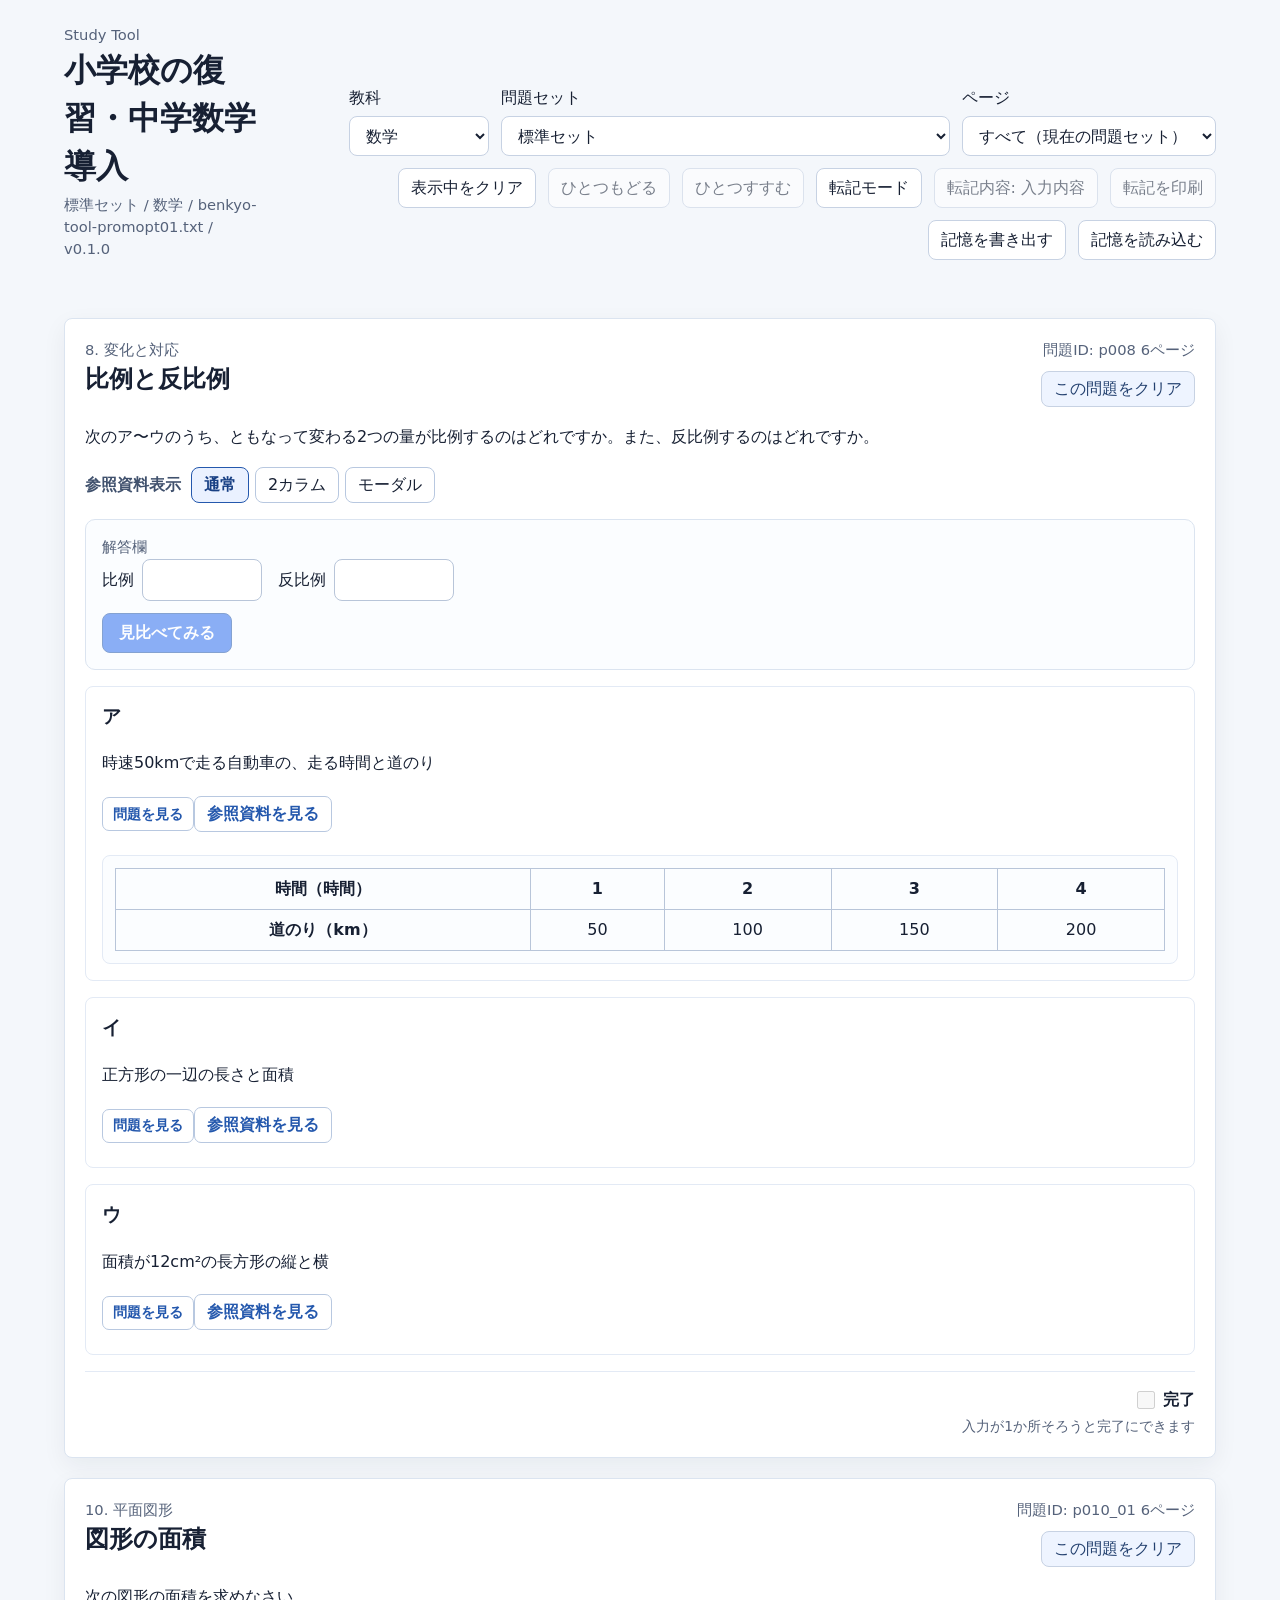
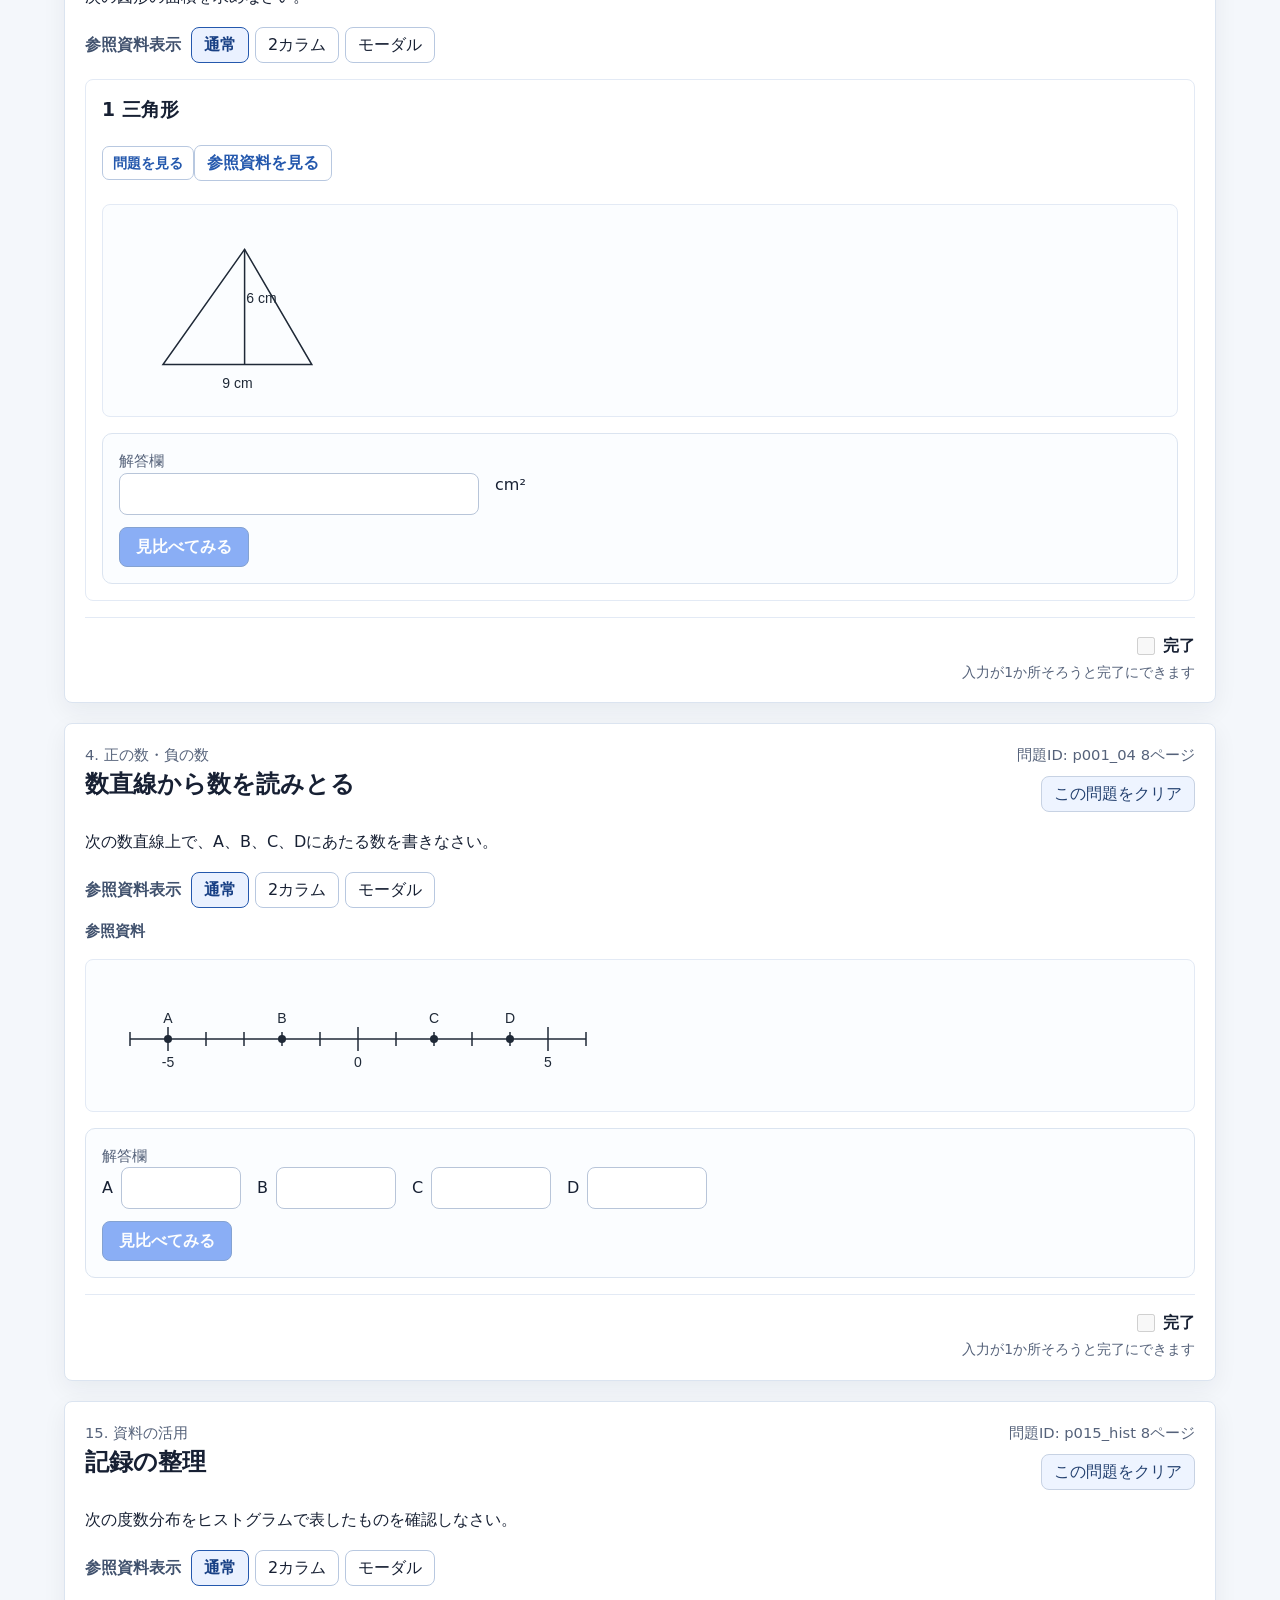
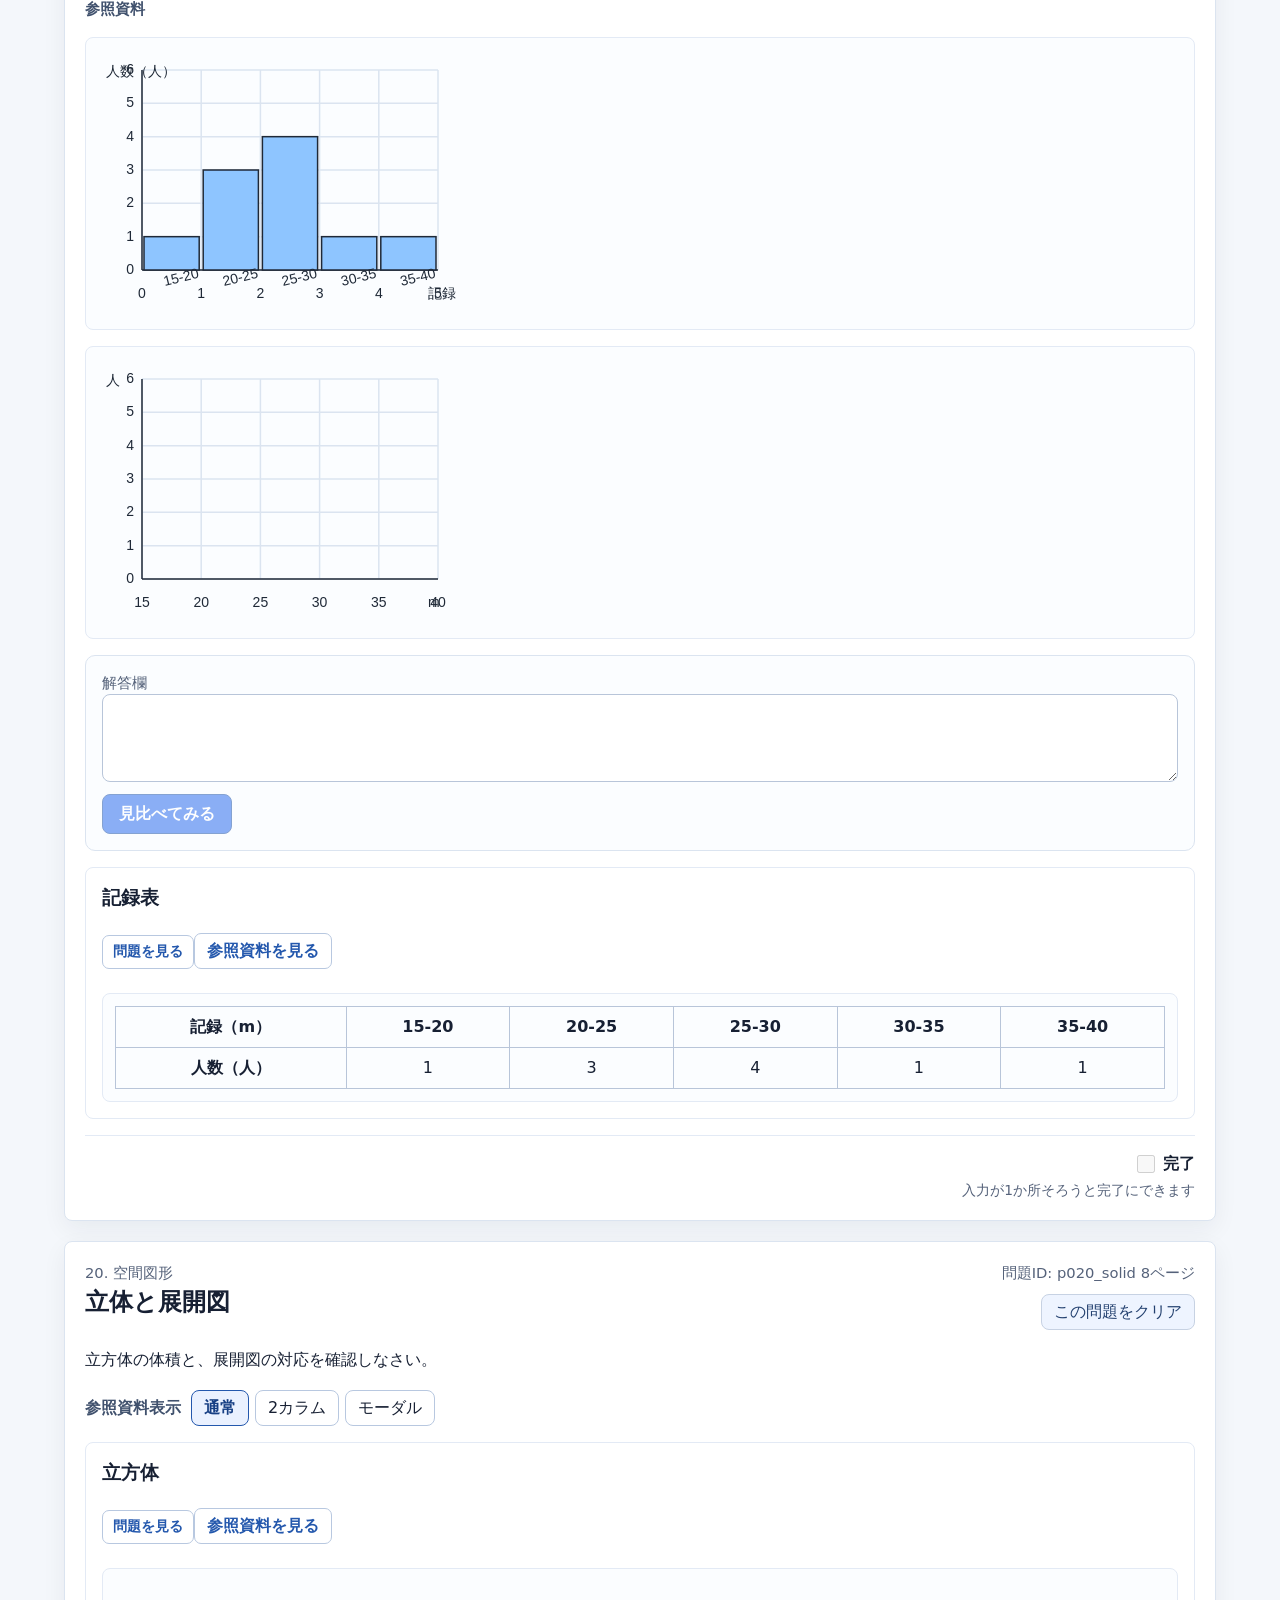
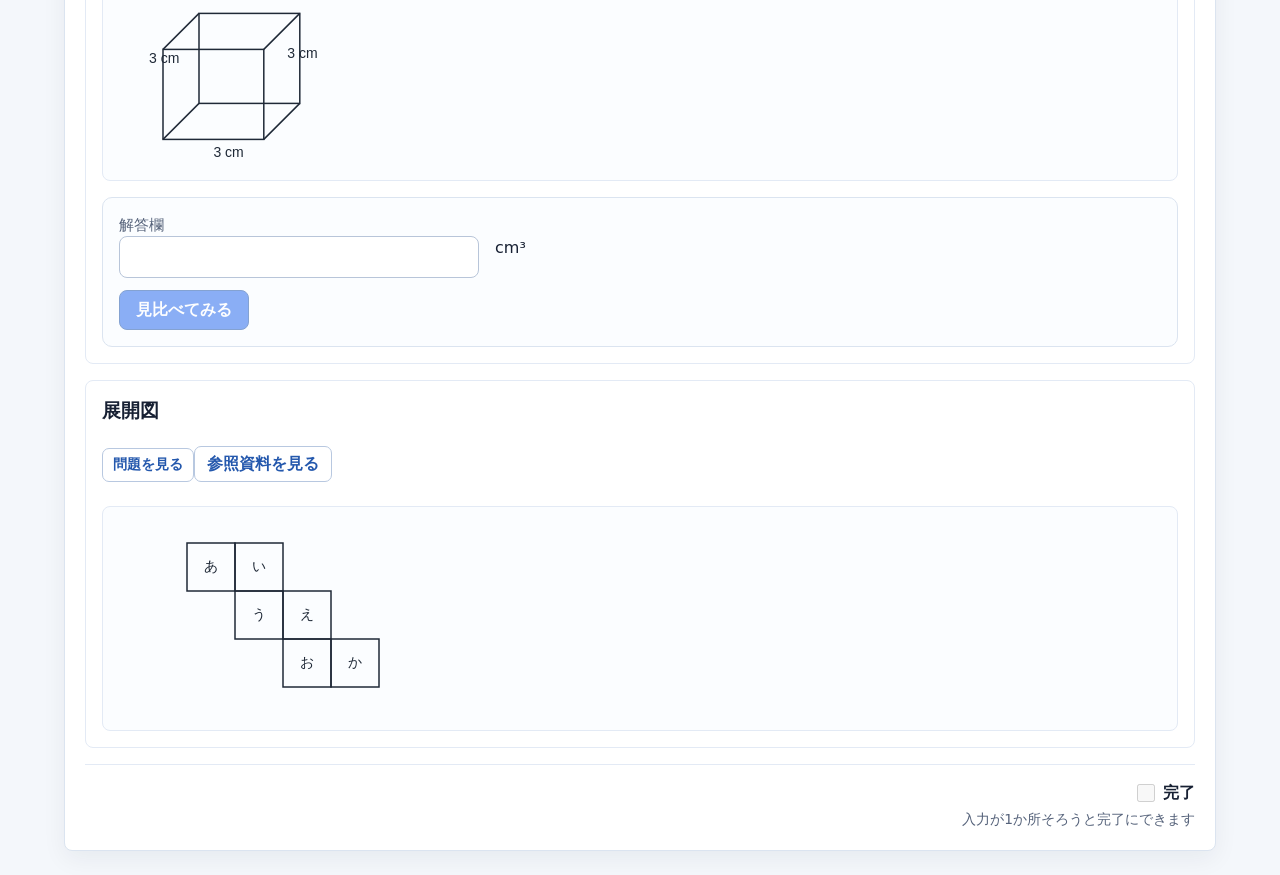
<file: app/index.html>
<!doctype html>
<html lang="ja">
  <head>
    <meta charset="UTF-8" />
    <meta name="viewport" content="width=device-width, initial-scale=1.0" />
    <title>勉強ツール</title>
    <link rel="stylesheet" href="./src/styles/page.css?v20261009-3" />
  </head>
  <body>
    <div class="app-shell">
      <header class="topbar">
        <div>
          <p class="eyebrow">Study Tool</p>
          <h1 id="app-title">勉強ツール</h1>
          <p id="app-source" class="meta-line"></p>
        </div>
        <div class="toolbar">
          <label class="toolbar-field">
            <span>教科</span>
            <select id="subject-select"></select>
          </label>
          <label class="toolbar-field toolbar-field-wide">
            <span>問題セット</span>
            <select id="dataset-select"></select>
          </label>
          <label class="toolbar-field">
            <span>ページ</span>
            <select id="page-filter"></select>
          </label>
          <button id="clear-visible" type="button">表示中をクリア</button>
          <button id="undo-clear" type="button">ひとつもどる</button>
          <button id="redo-clear" type="button">ひとつすすむ</button>
          <button id="management-exit" type="button" hidden>管理モード終了</button>
          <button id="toggle-transfer-mode" type="button">転記モード</button>
          <button id="toggle-transfer-content" type="button">転記内容: 入力内容</button>
          <button id="print-transfer" type="button">転記を印刷</button>
          <button id="export-storage" type="button">記憶を書き出す</button>
          <button id="import-storage" type="button">記憶を読み込む</button>
          <input id="import-storage-file" type="file" accept="application/json,.json" hidden />
        </div>
      </header>

      <div id="management-dialog" class="management-dialog-backdrop" hidden>
        <section class="management-dialog" role="dialog" aria-modal="true" aria-labelledby="management-title">
          <form id="management-form">
            <h2 id="management-title">管理モード</h2>
            <label for="management-password">パスワード</label>
            <input id="management-password" type="password" autocomplete="off" required />
            <p id="management-message" class="management-message" aria-live="polite"></p>
            <div class="management-dialog-actions">
              <button type="submit">開始</button>
              <button id="management-cancel" type="button" class="secondary-button">キャンセル</button>
            </div>
          </form>
        </section>
      </div>

      <p id="storage-transfer-status" class="toolbar-status" aria-live="polite"></p>

      <main>
        <section class="page-progress-panel" aria-live="polite">
          <div id="page-progress" class="page-progress-list"></div>
        </section>
        <section id="problem-list" class="problem-list" aria-live="polite"></section>
      </main>
    </div>

    <script type="module" src="./src/main.js?v20261009-4"></script>
  </body>
</html>
</file>
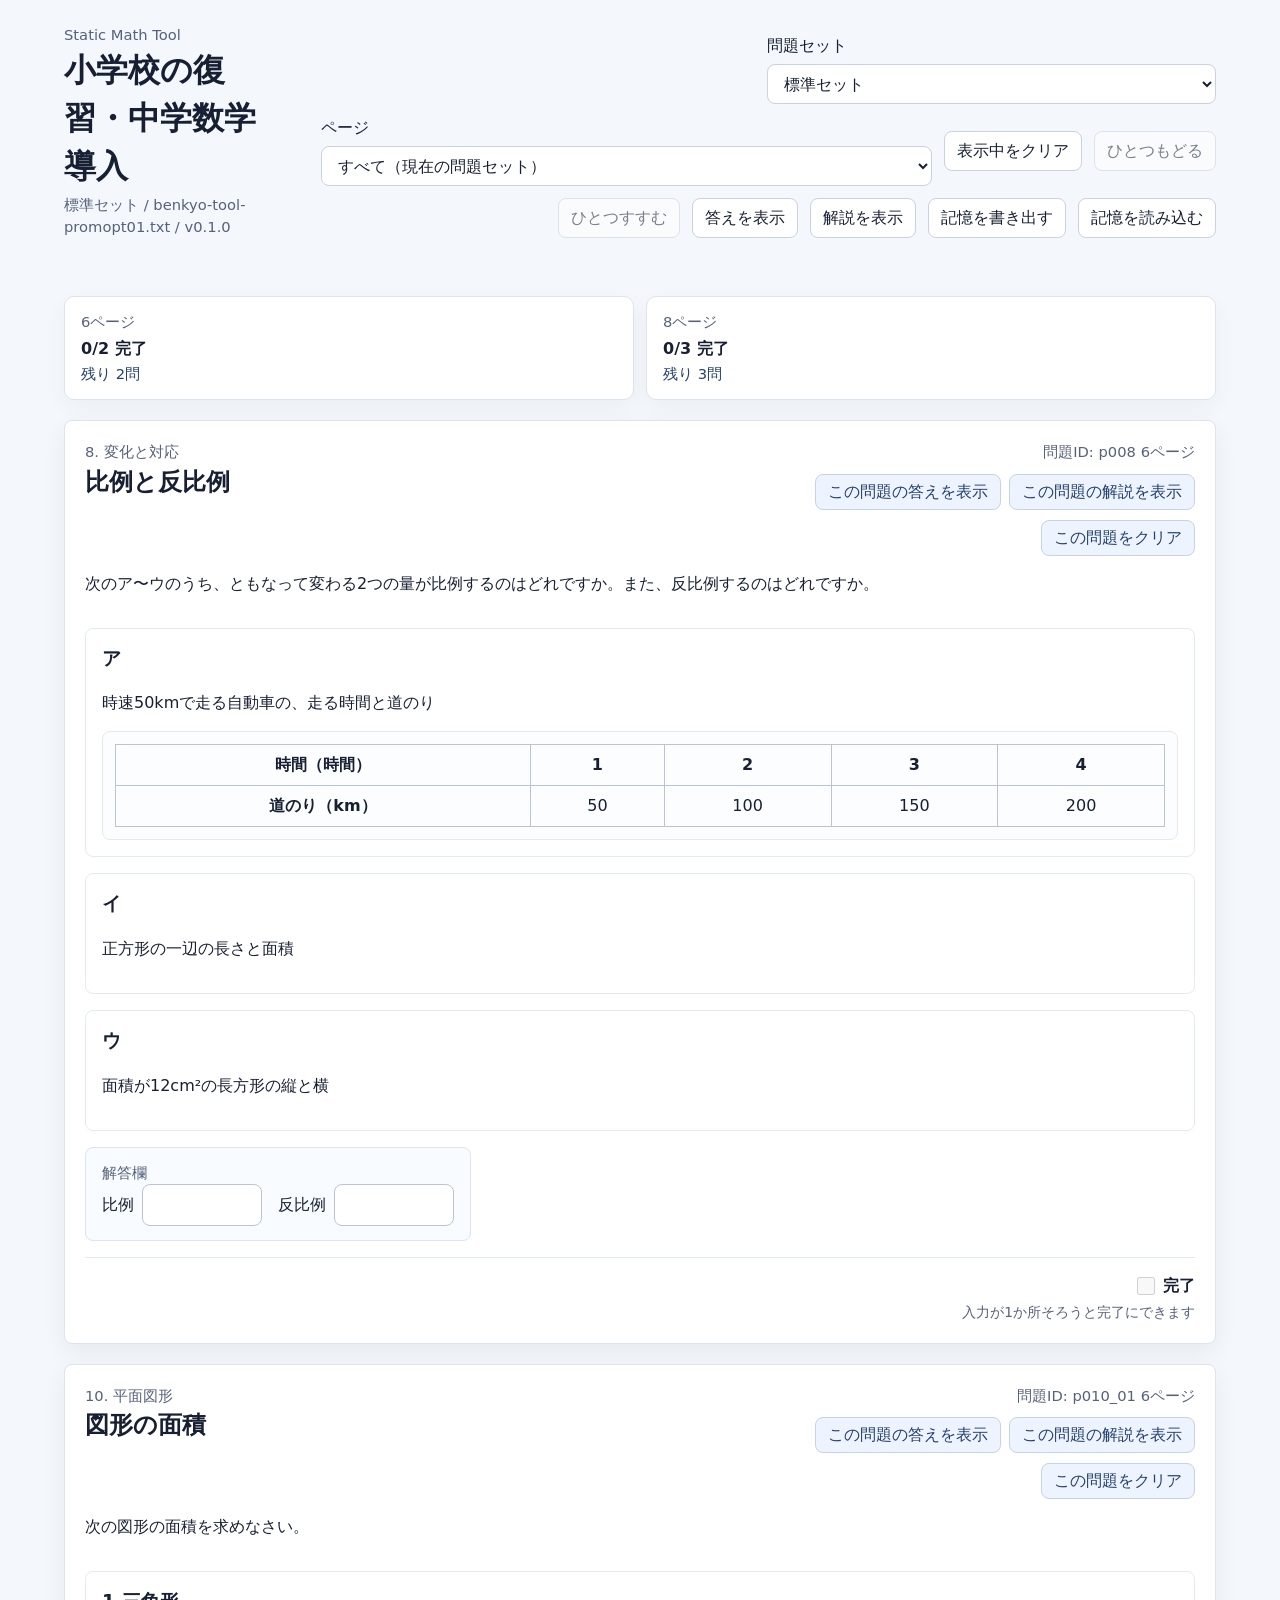
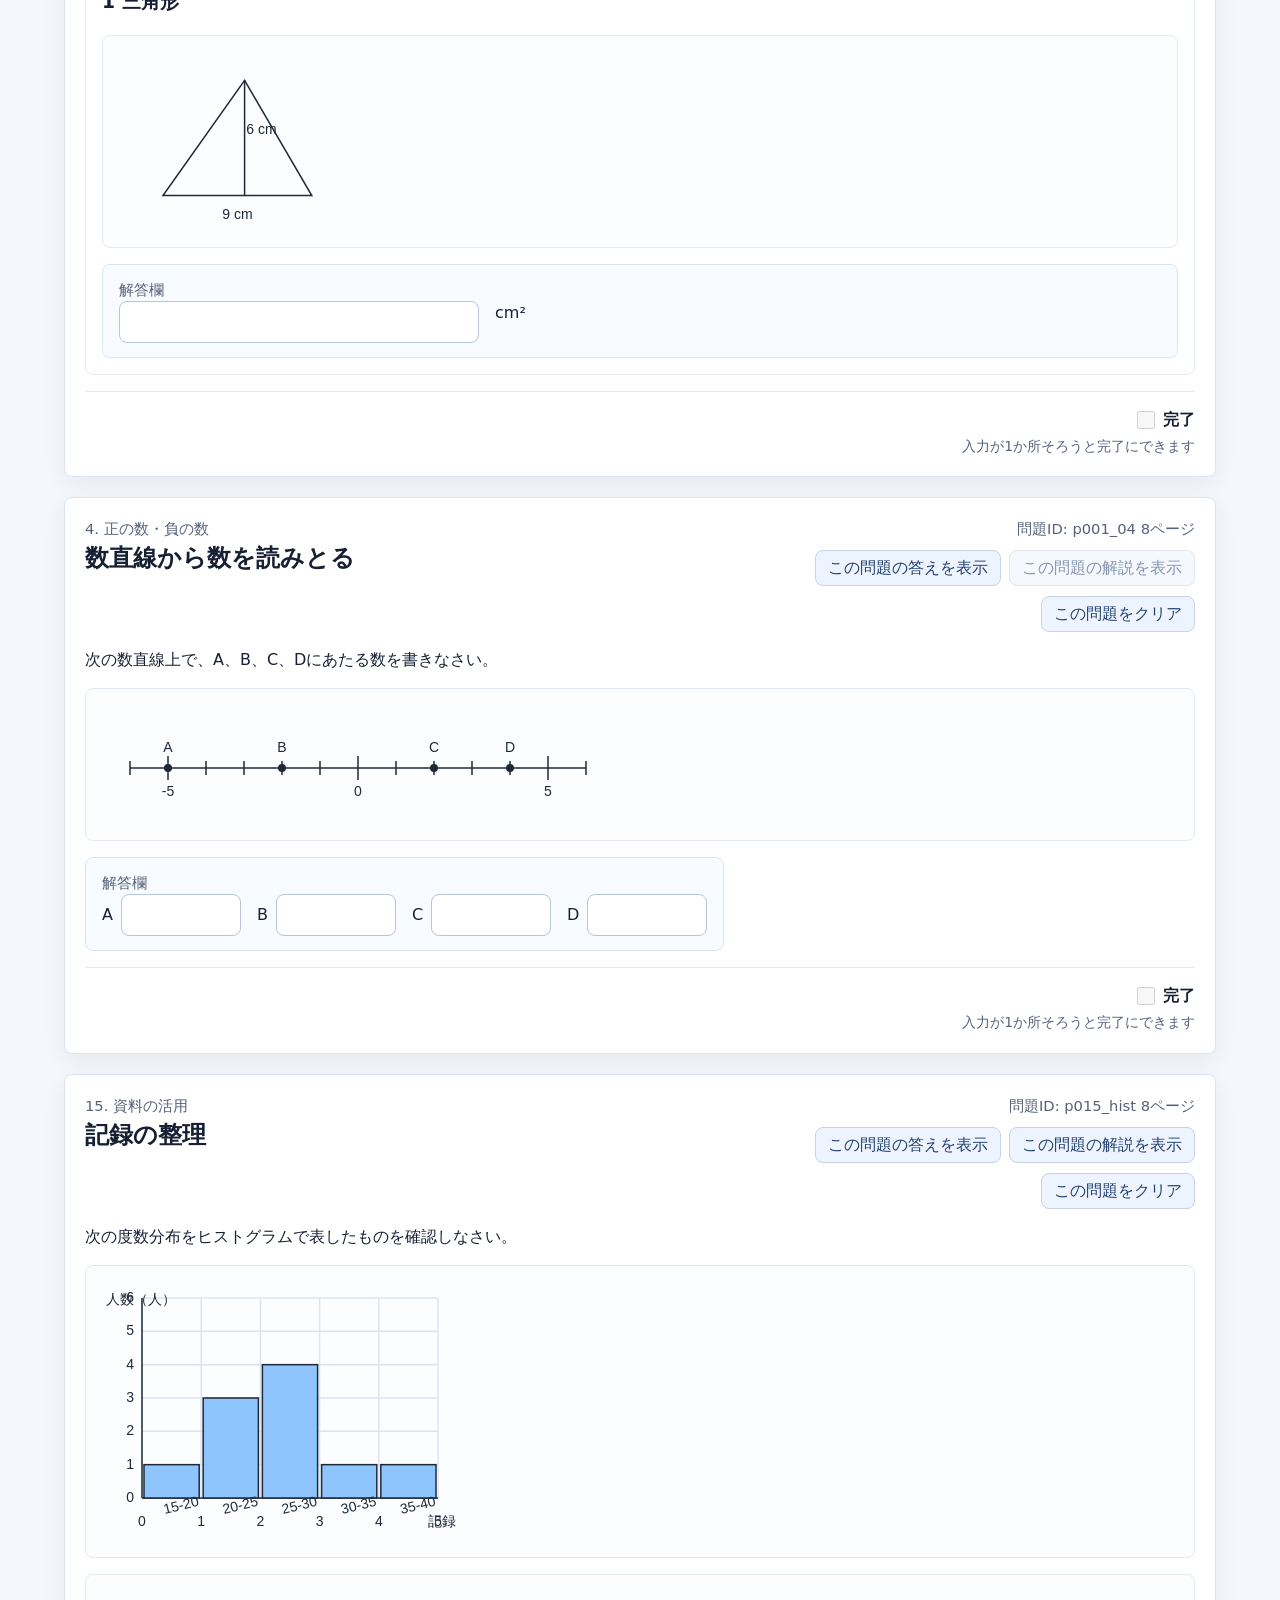
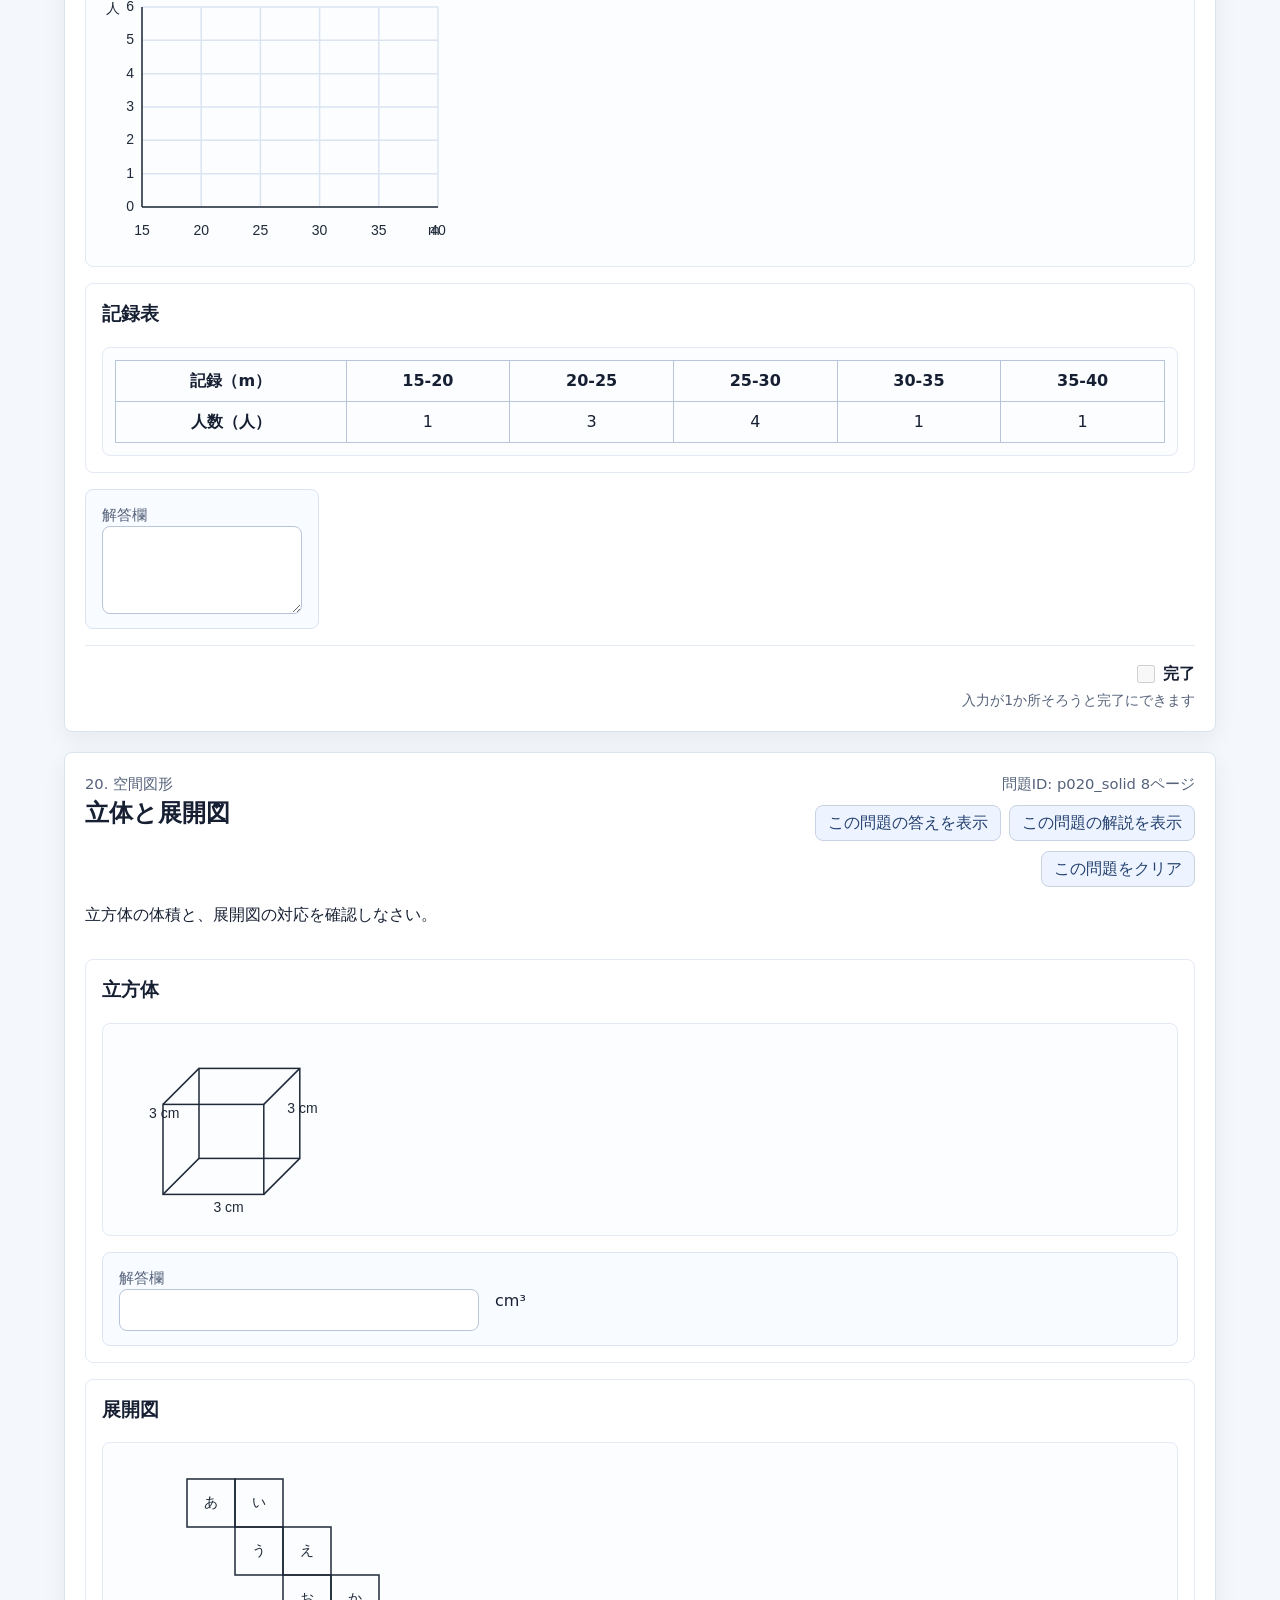
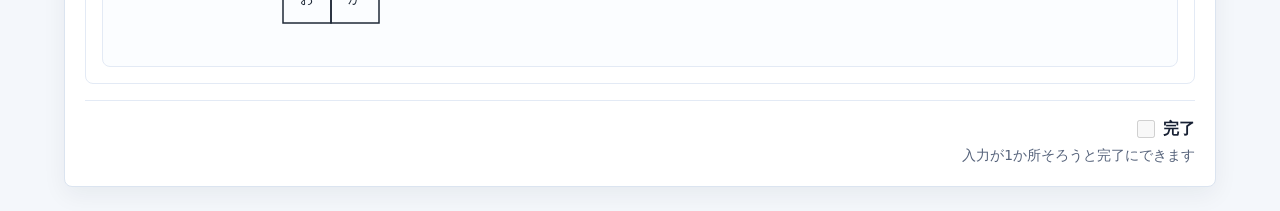
<file: tools/benkyo-tool-prompt01/app/index.html>
<!doctype html>
<html lang="ja">
  <head>
    <meta charset="UTF-8" />
    <meta name="viewport" content="width=device-width, initial-scale=1.0" />
    <title>勉強ツール</title>
    <link rel="stylesheet" href="./src/styles/page.css" />
  </head>
  <body>
    <div class="app-shell">
      <header class="topbar">
        <div>
          <p class="eyebrow">Static Math Tool</p>
          <h1 id="app-title">勉強ツール</h1>
          <p id="app-source" class="meta-line"></p>
        </div>
        <div class="toolbar">
          <label class="toolbar-field toolbar-field-wide">
            <span>問題セット</span>
            <select id="dataset-select"></select>
          </label>
          <label class="toolbar-field">
            <span>ページ</span>
            <select id="page-filter"></select>
          </label>
          <button id="clear-visible" type="button">表示中をクリア</button>
          <button id="undo-clear" type="button">ひとつもどる</button>
          <button id="redo-clear" type="button">ひとつすすむ</button>
          <button id="toggle-answers" type="button">答えを表示</button>
          <button id="toggle-explanations" type="button">解説を表示</button>
          <button id="export-storage" type="button">記憶を書き出す</button>
          <button id="import-storage" type="button">記憶を読み込む</button>
          <input id="import-storage-file" type="file" accept="application/json,.json" hidden />
        </div>
      </header>

      <p id="storage-transfer-status" class="toolbar-status" aria-live="polite"></p>

      <main>
        <section class="page-progress-panel" aria-live="polite">
          <div id="page-progress" class="page-progress-list"></div>
        </section>
        <section id="problem-list" class="problem-list" aria-live="polite"></section>
      </main>
    </div>

    <script type="module" src="./src/main.js"></script>
  </body>
</html>
</file>
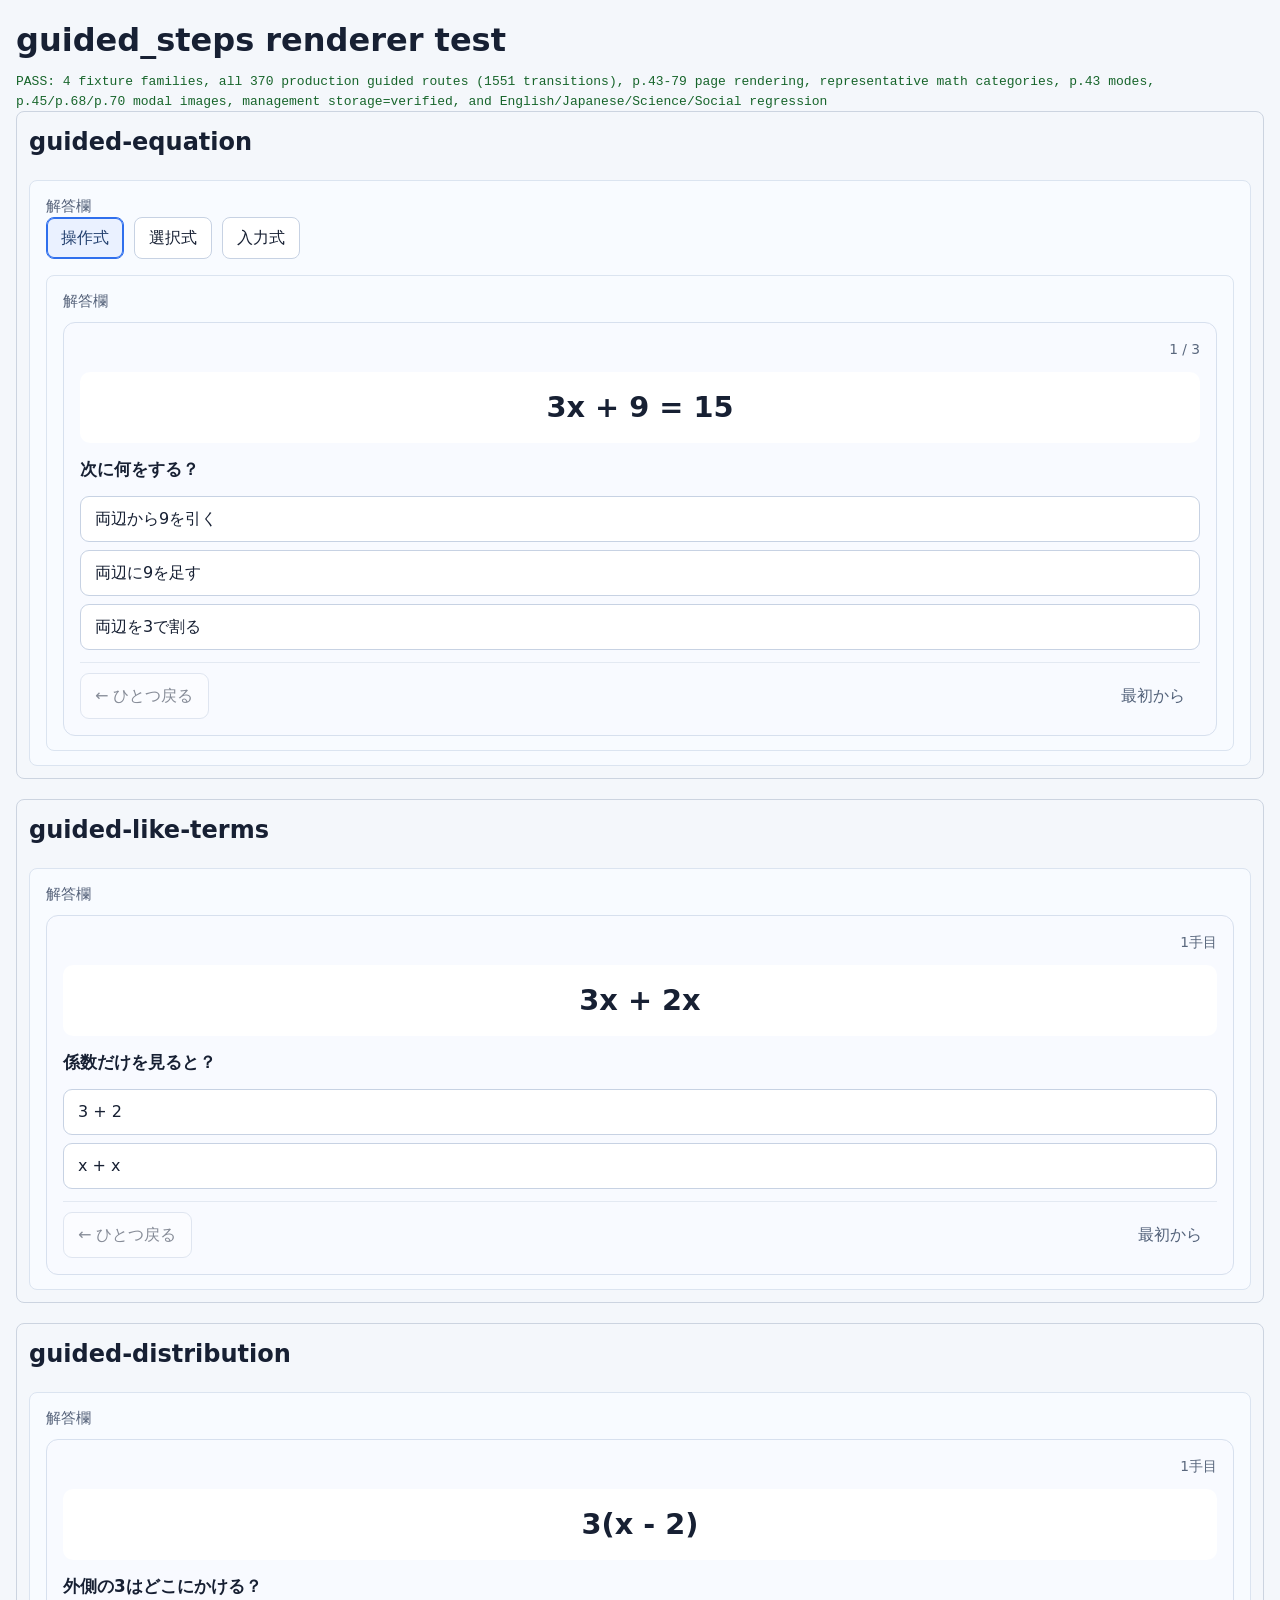
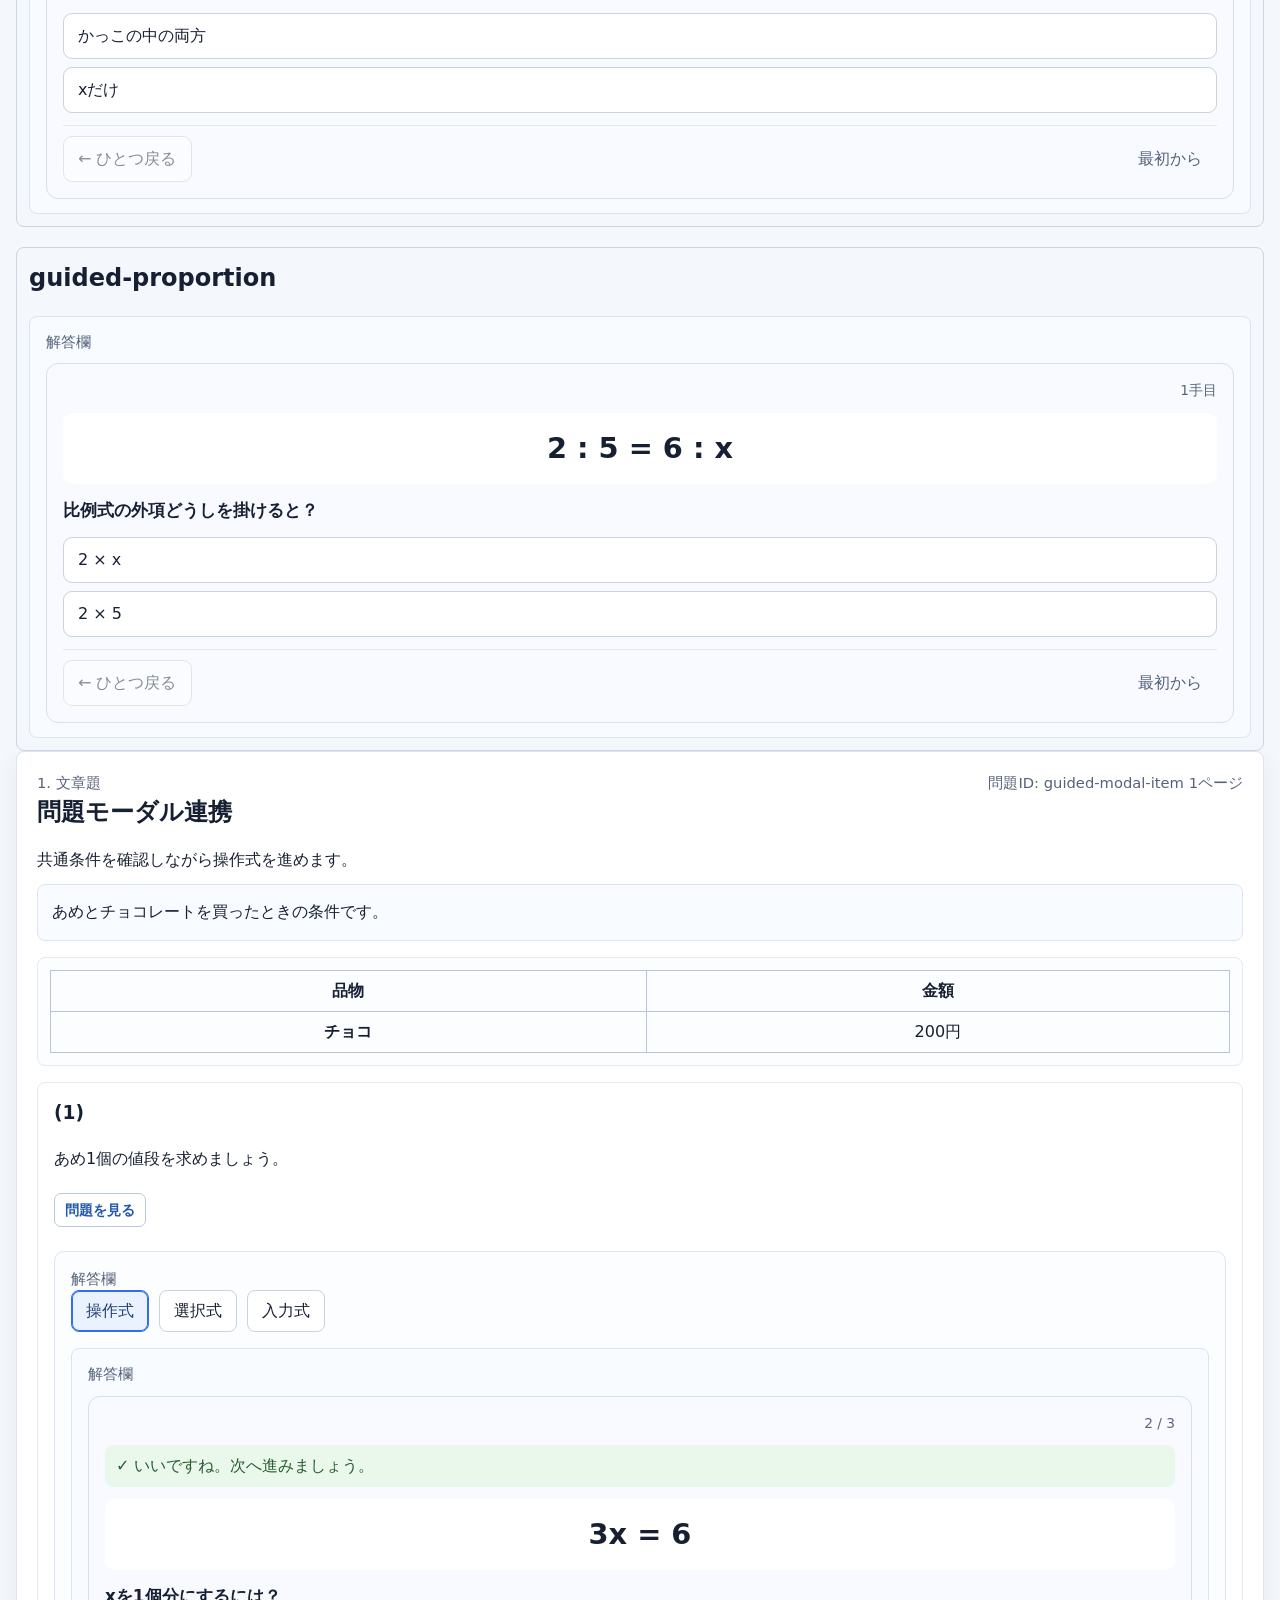
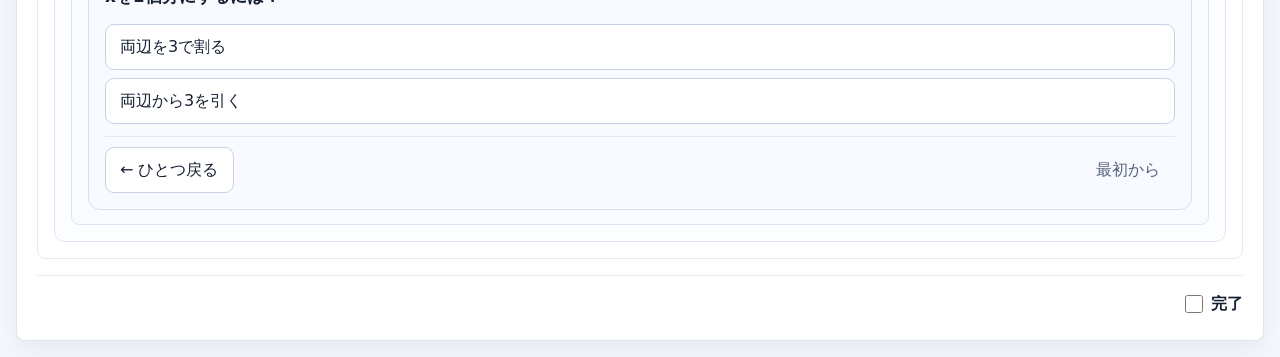
<file: tests/guided-steps.html>
<!doctype html>
<html lang="ja">
  <head>
    <meta charset="utf-8" />
    <meta name="viewport" content="width=device-width, initial-scale=1" />
    <title>guided_steps renderer test</title>
    <link rel="stylesheet" href="../app/src/styles/page.css?guided=2" />
    <style>
      body { padding: 16px; }
      #fixtures { display: grid; gap: 20px; }
      .fixture-case { padding: 12px; border: 1px solid #ccd4e0; border-radius: 8px; }
      #result[data-status="pass"] { color: #17652b; }
      #result[data-status="fail"] { color: #a11; }
    </style>
  </head>
  <body>
    <h1>guided_steps renderer test</h1>
    <pre id="result">実行中…</pre>
    <main id="fixtures"></main>
    <script type="module">
      import { renderResponse } from "../app/src/renderers/TextRenderer.js";
      import { renderProblems } from "../app/src/renderers/ProblemRenderer.js";
      import { validateDatasetResponses, validateDatasetResponseWarnings } from "../app/src/response-validation.js";
      import { createAnswerFromSolution } from "../app/src/solved-answer.js";
      import { evaluateResponseCheck } from "../app/src/response-checking.js";

      const result = document.querySelector("#result");
      const fixtureRoot = document.querySelector("#fixtures");
      let managementStorageVerified = null;
      const assert = (condition, message) => { if (!condition) throw new Error(message); };
      const clickChoice = (root, key) => {
        const button = [...root.querySelectorAll("[data-choice-key]")]
          .find((candidate) => candidate.dataset.choiceKey === key);
        assert(button, `選択肢 ${key} が見つかる`);
        button.click();
      };
      const mount = (problem, valueHolder) => renderResponse(problem.response, {
        value: valueHolder.value,
        answer: problem.answer,
        explanation: problem.explanation,
        onChange: (next) => {
          valueHolder.value = typeof next === "function" ? next(valueHolder.value) : next;
        },
      });

      try {
        const response = await fetch("./fixtures/guided-steps.json?v=3");
        assert(response.ok, "fixture JSONを読み込める");
        const dataset = await response.json();
        assert(validateDatasetResponses(dataset).length === 0, "fixtureがresponse validationを通る");
        assert(validateDatasetResponseWarnings(dataset).length === 0, "fixtureに到達不能stepやcycleがない");

        const problems = dataset.pages.flatMap((page) => page.problems);
        const solvedGuided = createAnswerFromSolution(problems[0].response, problems[0].answer);
        assert(solvedGuided.mode === "guided" && solvedGuided.values.guided.completed, "管理モード用solverがcorrect edgeからguided finishを作る");
        const solvedCheck = evaluateResponseCheck(problems[0].response, problems[0].answer, solvedGuided,
          (responseNode, value) => responseNode.type === "mode_switch"
            ? value.mode === "guided" && value.values.guided.completed
            : value?.completed === true && value?.currentStep === "finish");
        assert(solvedCheck === "correct", "guided finishを既存response checkへ接続する");
        for (const problem of problems) {
          const holder = { value: null };
          const card = document.createElement("section");
          card.className = "fixture-case";
          const title = document.createElement("h2");
          title.textContent = problem.id;
          card.append(title);
          const view = mount(problem, holder);
          card.append(view);
          fixtureRoot.append(card);

          if (problem.response.type === "mode_switch") {
            const modeButtons = [...view.querySelectorAll(".mode-switch-button")];
            assert(modeButtons.map((button) => button.textContent).join("/") === "操作式/選択式/入力式", "3モードを規定順で表示");
            assert(modeButtons[0].getAttribute("aria-pressed") === "true", "defaultMode=guidedを尊重する");
            assert(view.querySelector(".response-check-button") === null, "renderer単体では問題外の答え合わせUIを作らない");
          }
          if (problem.id === "guided-equation") {
            assert(view.querySelector(".guided-progress")?.textContent === "1 / 3", `JSONに指定したstep進行を表示する (actual: ${view.querySelector(".guided-progress")?.textContent})`);
          }

          const guided = problem.response.type === "mode_switch"
            ? problem.response.modes.guided
            : problem.response;
          const initialStep = guided.start;
          assert(!view.textContent.includes(problem.answer?.display ?? "__no-answer__"), "完了前に最終答えを表示しない");
          if (problem.id === "guided-like-terms") {
            assert(Array.isArray(holder.value?.orders?.terms), "shuffle順をguided stateへ保存する");
          }

          if (problem.id === "guided-equation") {
            const inputButton = [...view.querySelectorAll(".mode-switch-button")]
              .find((button) => button.textContent === "入力式");
            inputButton.click();
            const input = view.querySelector("input.response-input");
            assert(input, "入力式にtext inputを表示する");
            input.value = "x = 2";
            input.dispatchEvent(new Event("input", { bubbles: true }));
            const guidedButton = [...view.querySelectorAll(".mode-switch-button")]
              .find((button) => button.textContent === "操作式");
            guidedButton.click();
            assert(view.querySelector(".guided-current-state")?.textContent === "3x + 9 = 15", "modeを戻してもguided開始状態を保つ");
            const nextInputButton = [...view.querySelectorAll(".mode-switch-button")]
              .find((button) => button.textContent === "入力式");
            nextInputButton.click();
            assert(view.querySelector("input.response-input")?.value === "x = 2", "modeを戻してもinput値を保つ");
            [...view.querySelectorAll(".mode-switch-button")].find((button) => button.textContent === "選択式").click();
            const choiceInput = [...view.querySelectorAll(".choice-input")].find((input) => input.value === "two");
            assert(choiceInput, "選択式modeにchoice controlを表示する");
            choiceInput.click();
            assert(holder.value.values.choice === "two", "choice選択をmode別に保存する");
            [...view.querySelectorAll(".mode-switch-button")].find((button) => button.textContent === "操作式").click();
            [...view.querySelectorAll(".mode-switch-button")].find((button) => button.textContent === "選択式").click();
            assert(view.querySelector(".choice-input[value='two']")?.checked, `guidedとの切替後もchoice選択を保つ (state=${JSON.stringify(holder.value)})`);
            [...view.querySelectorAll(".mode-switch-button")].find((button) => button.textContent === "操作式").click();
          }

          const readGuidedValue = () => problem.response.type === "mode_switch"
            ? holder.value?.values?.guided
            : holder.value;
          const visited = new Set();
          while ((readGuidedValue()?.currentStep ?? guided.start) !== "finish") {
            const state = readGuidedValue() ?? { currentStep: guided.start };
            const stepId = state.currentStep;
            assert(!visited.has(stepId), `${problem.id} correct routeが循環しない`);
            visited.add(stepId);
            const step = guided.steps[stepId];
            const wrong = step.interaction.choices.find((choice) => !choice.correct);
            if (wrong) {
              clickChoice(view, wrong.key);
              const afterWrong = holder.value?.values?.guided ?? holder.value;
              assert(afterWrong.currentStep === stepId, "誤答後も同じstepに留まる");
              assert(view.querySelector(".guided-feedback[data-kind='hint']")?.textContent.includes(wrong.feedback), "誤答feedbackを表示する");
              if (problem.id === "guided-like-terms" && stepId === "terms") {
                assert(JSON.stringify(afterWrong.orders.terms) === JSON.stringify(holder.value.orders.terms), "shuffle順を同じ試行中に保つ");
              }
            }
            const correct = step.interaction.choices.find((choice) => choice.correct);
            clickChoice(view, correct.key);
            const afterCorrect = holder.value?.values?.guided ?? holder.value;
            assert(afterCorrect.currentStep === correct.next, "JSONのnextへ遷移する");
          }

          const completedState = holder.value?.values?.guided ?? holder.value;
          assert(completedState.completed && completedState.currentStep === "finish", "finish到達を完了として保持する");
          assert(view.querySelector(".guided-current-state")?.textContent === guided.finish.display, "finish表示だけに最終状態を表示する");
          if (problem.id === "guided-equation") {
            assert(holder.value.values.input === "x = 2", "guided操作中もinput値を保持する");
          }
          if (problem.id === "guided-like-terms") {
            assert(view.textContent.includes("同類項なので係数を足し"), "完了後にexplanationを表示する");
          }
          const storageKey = "benkyo-tool-prompt01:response-values:v1";
          const savedValues = { [problem.id]: holder.value };
          localStorage.setItem(storageKey, JSON.stringify(savedValues));
          const loadedValues = JSON.parse(localStorage.getItem(storageKey));
          const reloadedHolder = { value: loadedValues[problem.id] };
          const reloadedView = mount(problem, reloadedHolder);
          const reloadedGuided = problem.response.type === "mode_switch"
            ? reloadedHolder.value.values.guided
            : reloadedHolder.value;
          assert(reloadedGuided.completed && reloadedView.querySelector(".guided-current-state")?.textContent === guided.finish.display, "既存response-valuesのJSON保存・読込で完了stepを復元");
          localStorage.removeItem(storageKey);
          const back = view.querySelector(".guided-back");
          back.click();
          assert((holder.value?.values?.guided ?? holder.value).currentStep !== "finish", "ひとつ戻るで直前stepへ戻る");
          const restart = view.querySelector(".guided-restart");
          restart.click();
          assert((holder.value?.values?.guided ?? holder.value).currentStep === guided.start, "最初からでstartへ戻る");

          const restored = mount(problem, { value: holder.value });
          if (problem.response.type === "mode_switch") {
            const restoredGuided = restored.querySelector(".guided-current-state");
            assert(restoredGuided?.textContent === guided.steps[guided.start].display, "保存state形状から再描画できる");
          }
        }

        // Two correct branches may lead to separate valid routes.
        const routeFixture = {
          type: "guided_steps", start: "a",
          steps: {
            a: { display: "2(x+3)=10", prompt: "解き方を選ぶ", interaction: { type: "choice", choices: [
              { key: "expand", text: "かっこを外す", correct: true, next: "b" },
              { key: "divide", text: "先に2で割る", correct: true, next: "c" },
            ] } },
            b: { display: "2x+6=10", prompt: "finishへ", interaction: { type: "choice", choices: [{ key: "done", text: "進む", correct: true, next: "finish" }] } },
            c: { display: "x+3=5", prompt: "finishへ", interaction: { type: "choice", choices: [{ key: "done", text: "進む", correct: true, next: "finish" }] } },
          },
          finish: { display: "x=2" },
        };
        for (const firstRoute of ["expand", "divide"]) {
          const valueHolder = { value: null };
          const view = renderResponse(routeFixture, { value: null, onChange: (next) => { valueHolder.value = typeof next === "function" ? next(valueHolder.value) : next; } });
          clickChoice(view, firstRoute);
          assert(valueHolder.value?.currentStep === (firstRoute === "expand" ? "b" : "c"), `複数の正答route ${firstRoute} を扱える (actual: ${JSON.stringify(valueHolder.value)})`);
        }

        const multiSelectResponse = {
          type: "guided_steps", start: "terms",
          steps: { terms: { display: "3x + 2x", prompt: "同類項を選ぶ", interaction: { type: "multi_select", choices: [
            { key: "3x", text: "3x", correct: true, next: "finish" },
            { key: "2x", text: "+2x", correct: true, next: "finish" },
            { key: "none", text: "どちらでもない", correct: false, feedback: "xの係数に注目します。" },
          ] } } }, finish: { display: "5x" },
        };
        const multiValue = { value: null };
        const multiView = renderResponse(multiSelectResponse, { onChange: (next) => { multiValue.value = next; } });
        clickChoice(multiView, "3x");
        clickChoice(multiView, "none");
        multiView.querySelector(".guided-submit").click();
        assert(multiValue.value.currentStep === "terms", "multi_selectの不正解はstep内に留まる");
        clickChoice(multiView, "none");
        clickChoice(multiView, "2x");
        multiView.querySelector(".guided-submit").click();
        assert(multiValue.value.currentStep === "finish", "multi_selectは全correct keyの一致で進む");

        const invalidDataset = { pages: [{ problems: [{ id: "bad-guided", response: {
          type: "guided_steps", start: "start", steps: {
            start: { display: "x", prompt: "選択", interaction: { type: "choice", choices: [
              { key: "same", text: "a", correct: true, next: "missing" },
              { key: "same", text: "b", correct: false },
            ] } },
            orphan: { display: "y", prompt: "到達不能", interaction: { type: "choice", choices: [{ key: "end", text: "終わり", correct: true, next: "finish" }] } },
          }, finish: { display: "done" },
        } }] }] };
        const invalidIssues = validateDatasetResponses(invalidDataset, "invalid");
        const invalidWarnings = validateDatasetResponseWarnings(invalidDataset, "invalid");
        assert(invalidIssues.some((issue) => issue.includes("duplicate key"))
          && invalidIssues.some((issue) => issue.includes("unknown next step")), "duplicate keyとunknown nextをerrorにする");
        assert(invalidWarnings.some((warning) => warning.includes("orphan")), "到達不能stepをwarningにする");

        const cycleDataset = { pages: [{ problems: [{ id: "cycle-guided", response: {
          type: "guided_steps", start: "a", steps: {
            a: { display: "a", prompt: "選ぶ", interaction: { type: "choice", choices: [
              { key: "loop", text: "bへ", correct: true, next: "b" },
              { key: "finish", text: "完了へ", correct: true, next: "finish" },
            ] } },
            b: { display: "b", prompt: "戻る", interaction: { type: "choice", choices: [{ key: "back", text: "aへ", correct: true, next: "a" }] } },
          }, finish: { display: "done" },
        } }] }] };
        assert(validateDatasetResponses(cycleDataset).length === 0, "cycle warningだけではdatasetを拒否しない");
        assert(validateDatasetResponseWarnings(cycleDataset).some((warning) => warning.includes("cycle")), "correct edgeのcycleをwarningにする");

        const legacyModes = renderResponse({
          type: "mode_switch", defaultMode: "choice", modes: {
            choice: { type: "choice", choices: [{ key: "a", text: "A" }] },
            input: { type: "blank" },
          },
        });
        assert([...legacyModes.querySelectorAll(".mode-switch-button")].map((button) => button.textContent).join("/") === "選択式/入力式", "guidedがない既存mode_switchは従来の2モード表示");
        assert(legacyModes.querySelector(".mode-switch-button[aria-pressed='true']")?.textContent === "選択式", "JSON defaultMode=choiceを尊重する");

        const modalProblem = {
          id: "guided-modal-item",
          page: 1,
          section: { no: 1, title: "問題モーダル連携", category: "文章題" },
          prompt: { text: "共通条件を確認しながら操作式を進めます。" },
          context: { text: "あめとチョコレートを買ったときの条件です。" },
          visuals: [{ type: "table", columns: ["品物", "金額"], rows: [["チョコ", "200円"]] }],
          items: [{
            id: "guided-modal-item-q1", no: "(1)", text: "あめ1個の値段を求めましょう。",
            response: problems[0].response,
            answer: problems[0].answer,
            explanation: problems[0].explanation,
          }],
        };
        const modalValues = {};
        const isComplete = (responseNode, value) => {
          if (responseNode.type === "mode_switch") {
            const mode = value?.mode ?? responseNode.defaultMode;
            return isComplete(responseNode.modes[mode], value?.values?.[mode]);
          }
          if (responseNode.type === "guided_steps") return value?.completed === true && value?.currentStep === "finish";
          if (responseNode.type === "choice") return value !== null && value !== undefined;
          return typeof value === "string" && value.trim() !== "";
        };
        const modalMount = document.createElement("div");
        document.body.append(modalMount);
        renderProblems(modalMount, [modalProblem], {
          readingViewMode: "default",
          responseValues: modalValues,
          isResponseComplete: isComplete,
          onCheckResponse: (_key, responseNode, answer, value) => evaluateResponseCheck(responseNode, answer, value, isComplete),
          onResponseChange: (key, next) => {
            const previous = modalValues[key] ?? null;
            modalValues[key] = typeof next === "function" ? next(previous) : next;
          },
        });
        const modalCard = modalMount.querySelector(".problem-card");
        const modalOpen = modalCard.querySelector(".problem-modal-open");
        assert(modalOpen, "guided itemに問題を見るボタンを出す");
        const modalCheck = modalCard.querySelector(".response-check-button");
        assert(modalCheck.hidden, "guided modeでは答え合わせUIを隠す");
        clickChoice(modalCard, "subtract");
        assert(modalValues["guided-modal-item-q1"].values.guided.currentStep === "s2", "モーダルを開く前のguided stateを回答保存形式へ反映");
        [...modalCard.querySelectorAll(".mode-switch-button")].find((button) => button.textContent === "選択式").click();
        assert(!modalCheck.hidden && modalCheck.textContent === "答え合わせ", "choice modeでは既存の自動採点ボタンを使う");
        [...modalCard.querySelectorAll(".choice-input")].find((input) => input.value === "one").click();
        assert(!modalCheck.disabled, "選択式の回答後に答え合わせを有効にする");
        modalCheck.click();
        assert(modalCard.querySelector(".response-unit").classList.contains("is-checked-incorrect")
          && modalCard.querySelector(".response-check-status")?.textContent === "△ 確認してみよう", "不正解は既存の確認表示で示す");
        [...modalCard.querySelectorAll(".choice-input")].find((input) => input.value === "two").click();
        modalCheck.click();
        assert(modalCard.querySelector(".response-unit").classList.contains("is-checked-correct")
          && modalCard.querySelector(".response-check-status")?.textContent === "✓ 正解", "choice modeで正解keyに基づき既存採点を行う");
        [...modalCard.querySelectorAll(".mode-switch-button")].find((button) => button.textContent === "入力式").click();
        assert(!modalCheck.hidden && modalCheck.textContent === "見比べてみる", "input modeでは既存の見比べボタンを使う");
        const compareInput = modalCard.querySelector("input.response-input");
        compareInput.value = "x = 3";
        compareInput.dispatchEvent(new Event("input", { bubbles: true }));
        modalCheck.click();
        const compareResult = modalCard.querySelector(".response-check-result");
        assert(modalCard.querySelector(".response-unit").classList.contains("is-compare-open")
          && compareResult.textContent.includes("x = 3")
          && compareResult.textContent.includes("x = 2")
          && compareResult.textContent.includes("両辺から9を引き"), "input modeは自動正誤を付けず回答・正答・解説を見比べる");
        [...modalCard.querySelectorAll(".mode-switch-button")].find((button) => button.textContent === "操作式").click();
        assert(modalCheck.hidden && modalValues["guided-modal-item-q1"].values.guided.currentStep === "s2", "mode切替でguided進行を保つ");
        window.scrollTo(0, Math.max(0, modalOpen.getBoundingClientRect().top + window.scrollY - 40));
        const savedScrollY = window.scrollY;
        modalOpen.focus();
        modalOpen.click();
        const dialog = modalMount.querySelector("dialog[open]");
        assert(dialog?.textContent.includes("共通条件") && dialog.textContent.includes("(1) あめ1個"), "共通条件と現在のitem文を同じ問題モーダルに表示");
        assert(dialog.querySelector("table"), "問題モーダル内で既存table visual rendererを使う");
        dialog.querySelector(".reference-dialog-close").click();
        await new Promise((resolve) => setTimeout(resolve, 10));
        assert(modalCard.querySelector(".guided-current-state")?.textContent === "3x = 6", "モーダルを閉じて同じguided stepへ戻る");
        assert(modalValues["guided-modal-item-q1"].values.guided.currentStep === "s2", "モーダル開閉で保存値を変えない");
        assert(document.activeElement === modalOpen && window.scrollY === savedScrollY, `モーダルを閉じてフォーカスとスクロール位置を戻す (focus=${document.activeElement?.className}, scroll=${window.scrollY}/${savedScrollY})`);
        if (window.innerWidth <= 760) {
          const phoneChoice = fixtureRoot.querySelector(".guided-choice");
          const choiceList = phoneChoice.closest(".guided-choice-list");
          assert(Number.parseFloat(getComputedStyle(phoneChoice).minHeight) >= 48, `スマートフォンで選択ボタンの高さを48px以上にする (width=${window.innerWidth}, minHeight=${getComputedStyle(phoneChoice).minHeight})`);
          assert(phoneChoice.getBoundingClientRect().right <= choiceList.getBoundingClientRect().right + 1, "スマートフォンで選択肢が横にはみ出さない");
        }

        const appFrame = document.createElement("iframe");
        appFrame.title = "existing subject smoke test";
        appFrame.style.cssText = `position:absolute;width:${Math.max(320, Math.min(window.innerWidth, 1280))}px;height:900px;left:-10000px`;
        document.body.append(appFrame);
        appFrame.src = "../app/index.html";
        const waitFor = async (check, label) => {
          for (let attempt = 0; attempt < 100; attempt += 1) {
            if (check()) return;
            await new Promise((resolve) => setTimeout(resolve, 50));
          }
          throw new Error(`${label} (timeout)`);
        };
        await waitFor(() => appFrame.contentDocument?.querySelectorAll("#subject-select option").length >= 4, "既存subject一覧をロードする");
        const appDocument = appFrame.contentDocument;
        for (const subject of ["english", "japanese", "science", "social"]) {
          const selector = appDocument.querySelector("#subject-select");
          selector.value = subject;
          selector.dispatchEvent(new Event("change", { bubbles: true }));
          await waitFor(() => selector.value === subject
            && appDocument.querySelector("#dataset-select option")
            && appDocument.querySelector(".problem-card"), `${subject} datasetを表示する`);
        }
        const mathSubject = appDocument.querySelector("#subject-select");
        mathSubject.value = "math";
        mathSubject.dispatchEvent(new Event("change", { bubbles: true }));
        const mathDatasetId = "math-jhs1-p43-p79";
        const mathDatasetUrl = new URL("../app/src/data/math/math_jhs1_p43_p79.json", document.baseURI);
        const mathResponse = await fetch(mathDatasetUrl);
        assert(mathResponse.ok, "更新した数学datasetを読み込める");
        const mathDataset = await mathResponse.json();
        const guidedItems = [];
        const guidedCountsByPage = new Map();
        let totalItemCount = 0;
        const collectGuided = (node, page) => {
          for (const item of node.items ?? []) {
            totalItemCount += 1;
            const guidedMode = item.response?.type === "mode_switch" ? item.response.modes?.guided : null;
            if (guidedMode?.type === "guided_steps") {
              guidedItems.push({ ...item, page });
              guidedCountsByPage.set(page, (guidedCountsByPage.get(page) ?? 0) + 1);
            }
            collectGuided(item, page);
          }
        };
        for (const page of mathDataset.pages) {
          for (const problem of page.problems ?? []) collectGuided(problem, page.page);
        }
        assert(totalItemCount === 373, `数学datasetに373 itemがある (actual=${totalItemCount})`);
        assert(guidedItems.length === 370, `guided itemが370件ある (actual=${guidedItems.length})`);
        assert(totalItemCount - guidedItems.length === 3, "guided非対応の3 itemを許容する");
        await waitFor(() => [...appDocument.querySelectorAll("#dataset-select option")]
          .some((option) => option.value === mathDatasetId), "数学datasetをcatalogから選べる");
        const mathDatasetSelect = appDocument.querySelector("#dataset-select");
        mathDatasetSelect.value = mathDatasetId;
        mathDatasetSelect.dispatchEvent(new Event("change", { bubbles: true }));
        await waitFor(() => [...appDocument.querySelectorAll("#page-filter option")]
          .some((option) => option.value === `${mathDatasetId}::43`), "数学p.43を選択できる");
        const mathPageFilter = appDocument.querySelector("#page-filter");
        mathPageFilter.value = `${mathDatasetId}::43`;
        mathPageFilter.dispatchEvent(new Event("change", { bubbles: true }));
        await waitFor(() => appDocument.querySelector(".guided-steps"), "アプリでp.43のguidedを描画する");
        const appP43Guided = appDocument.querySelector(".guided-steps");
        const appP43Modes = [...appP43Guided.closest(".mode-switch-active").parentElement
          .querySelectorAll(".mode-switch-button")];
        assert(appP43Modes.map((button) => button.textContent).join("/") === "操作式/選択式/入力式"
          && appP43Modes[0].getAttribute("aria-pressed") === "true", "アプリでp.43のdefaultMode=guidedと3 modeを確認する");
        assert(appDocument.querySelectorAll(".guided-steps").length === 9, "p.43のguided小問をすべてアプリで描画する");
        for (const page of mathDataset.pages.filter((entry) => entry.page >= 44)) {
          const expectedGuidedCount = guidedCountsByPage.get(page.page) ?? 0;
          mathPageFilter.value = `${mathDatasetId}::${page.page}`;
          mathPageFilter.dispatchEvent(new Event("change", { bubbles: true }));
          await waitFor(() => appDocument.querySelectorAll(".guided-steps").length === expectedGuidedCount,
            `アプリでp.${page.page}のguided小問${expectedGuidedCount}件を描画する`);
        }
        mathPageFilter.value = `${mathDatasetId}::45`;
        mathPageFilter.dispatchEvent(new Event("change", { bubbles: true }));
        await waitFor(() => [...appDocument.querySelectorAll(".problem-visuals img")]
          .some((image) => image.getAttribute("src")?.endsWith("p45_magnets.png")), "アプリでp.45画像を描画する");
        const appMagnetImage = [...appDocument.querySelectorAll(".problem-visuals img")]
          .find((image) => image.getAttribute("src")?.endsWith("p45_magnets.png"));
        const appMagnetCard = appMagnetImage.closest(".problem-card");
        appMagnetCard.querySelector(".problem-modal-open").click();
        assert(appMagnetCard.querySelector("dialog[open]")?.querySelector("img")
          ?.getAttribute("src")?.endsWith("p45_magnets.png"), "アプリのp.45問題モーダルでも画像を表示する");
        appMagnetCard.querySelector(".reference-dialog-close").click();
        for (const [page, asset] of [[68, "p68_candy.png"], [70, "p70_chase.png"]]) {
          mathPageFilter.value = `${mathDatasetId}::${page}`;
          mathPageFilter.dispatchEvent(new Event("change", { bubbles: true }));
          await waitFor(() => [...appDocument.querySelectorAll(".problem-visuals img")]
            .some((image) => image.getAttribute("src")?.endsWith(asset)), `アプリでp.${page}の画像を描画する`);
          const image = [...appDocument.querySelectorAll(".problem-visuals img")]
            .find((candidate) => candidate.getAttribute("src")?.endsWith(asset));
          const card = image.closest(".problem-card");
          card.querySelector(".problem-modal-open").click();
          assert(card.querySelector("dialog[open]")?.querySelector("img")
            ?.getAttribute("src")?.endsWith(asset), `p.${page}問題モーダル内で${asset}を表示する`);
          card.querySelector(".reference-dialog-close").click();
        }
        if (appFrame.contentWindow.innerWidth >= 900) {
          const frameWindow = appFrame.contentWindow;
          const originalMatchMedia = frameWindow.matchMedia.bind(frameWindow);
          frameWindow.matchMedia = (query) => ["(pointer: fine)", "(hover: hover)"].includes(query)
            ? { matches: true, media: query }
            : originalMatchMedia(query);
          mathPageFilter.value = `${mathDatasetId}::43`;
          mathPageFilter.dispatchEvent(new Event("change", { bubbles: true }));
          await waitFor(() => appDocument.querySelector(".guided-choice"), "管理モード用にp.43 guidedを表示する");
          const responseStorageKey = "benkyo-tool-prompt01:response-values:v1";
          const responseStorageBefore = localStorage.getItem(responseStorageKey);
          for (const key of "manage") {
            appDocument.dispatchEvent(new appFrame.contentWindow.KeyboardEvent("keydown", { key, bubbles: true }));
          }
          await waitFor(() => !appDocument.querySelector("#management-dialog").hidden, "管理モードのpassword dialogを開く");
          appDocument.querySelector("#management-password").value = "hogepiyo123";
          appDocument.querySelector("#management-form").dispatchEvent(
            new appFrame.contentWindow.Event("submit", { bubbles: true, cancelable: true }),
          );
          await waitFor(() => !appDocument.querySelector("#management-exit").hidden, "管理モードへ入る");
          assert(localStorage.getItem(responseStorageKey) === responseStorageBefore, "管理モード開始時に回答storageを変更しない");
          appDocument.querySelector(".guided-choice").click();
          assert(localStorage.getItem(responseStorageKey) === responseStorageBefore, "管理モード中のguided操作を回答storageへ保存しない");
          appDocument.querySelector("#management-exit").click();
          await waitFor(() => appDocument.querySelector("#management-exit").hidden, "管理モードを終了する");
          assert(localStorage.getItem(responseStorageKey) === responseStorageBefore, "管理モード終了後も元の回答storageを保つ");
          managementStorageVerified = true;
        }
        if (window.innerWidth <= 760) {
          const phoneChoice = appDocument.querySelector(".guided-choice");
          const choiceList = phoneChoice.closest(".guided-choice-list");
          assert(Number.parseFloat(appFrame.contentWindow.getComputedStyle(phoneChoice).minHeight) >= 48,
            "数学アプリのスマートフォン操作ボタンは48px以上");
          assert(phoneChoice.getBoundingClientRect().right <= choiceList.getBoundingClientRect().right + 1,
            "数学アプリの操作候補はスマートフォン画面内に収まる");
        }
        const p43GuidedItems = guidedItems.filter((item) => item.page >= 43 && item.page <= 47);
        assert(p43GuidedItems.length === 51, `p.43〜47のguided itemは51件 (actual=${p43GuidedItems.length})`);
        const firstP43Guided = p43GuidedItems.find((item) => item.page === 43);
        assert(firstP43Guided, "p.43にguided問題がある");
        const p43Holder = { value: null };
        const p43View = renderResponse(firstP43Guided.response, {
          value: null,
          answer: firstP43Guided.answer,
          onChange: (next) => { p43Holder.value = typeof next === "function" ? next(p43Holder.value) : next; },
        });
        const p43ModeButtons = [...p43View.querySelectorAll(".mode-switch-button")];
        assert(p43ModeButtons.map((button) => button.textContent).join("/") === "操作式/選択式/入力式"
          && p43ModeButtons[0].getAttribute("aria-pressed") === "true", "p.43のdefaultMode=guidedで3モードを表示する");
        const actualGuided = firstP43Guided.response.modes.guided;
        const actualStep = actualGuided.steps[actualGuided.start];
        const actualWrong = actualStep.interaction.choices.find((choice) => !choice.correct);
        if (actualWrong) {
          clickChoice(p43View, actualWrong.key);
          assert(p43View.querySelector(".guided-feedback[data-kind='hint']")?.textContent.includes(actualWrong.feedback), "実教材の誤答feedbackを表示する");
        }
        const actualCorrect = actualStep.interaction.choices.find((choice) => choice.correct);
        clickChoice(p43View, actualCorrect.key);
        assert(p43View.querySelector(".guided-current-state")?.textContent === actualGuided.steps[actualCorrect.next]?.display,
          "実教材のcorrect/next定義どおり次stepへ進む");
        p43ModeButtons.find((button) => button.textContent === "選択式").click();
        assert(p43View.querySelector(".choice-input"), "実教材の選択式modeを描画する");
        p43View.querySelector(".choice-input").click();
        p43ModeButtons.find((button) => button.textContent === "入力式").click();
        const p43AnswerInput = p43View.querySelector(".response-input");
        assert(p43AnswerInput, "実教材の入力式modeを描画する");
        p43AnswerInput.value = "-2.9x";
        p43AnswerInput.dispatchEvent(new Event("input", { bubbles: true }));
        p43ModeButtons.find((button) => button.textContent === "操作式").click();
        assert(p43View.querySelector(".guided-current-state")?.textContent === actualGuided.steps[actualCorrect.next]?.display,
          "実教材でmodeを切り替えてもguided進行を保つ");
        p43ModeButtons.find((button) => button.textContent === "入力式").click();
        assert(p43View.querySelector(".response-input")?.value === "-2.9x", "実教材でmodeを切り替えてもinput値を保つ");

        const representativeGuidedIds = [
          "math_p49_calc_03", "math_p50_drill_01", "math_p52_equal_01", "math_p52_ineq_01",
          "math_p61_solve_01", "math_p62_paren_01", "math_p62_frac_01", "math_p65_a2_01",
          "math_p66_eq_01", "math_p68_candy_01", "math_p68_oranges_01", "math_p70_chase_01",
          "math_p74_eq_05", "math_p76_pattern_01", "math_p78_func_01", "math_p78_domain_01",
        ];
        const guidedIds = new Set(guidedItems.map((item) => item.id));
        assert(representativeGuidedIds.every((id) => guidedIds.has(id)), "p.48〜79の式・不等式・方程式・文章題・速さ・規則性・関数・変域代表問題を選べる");
        const findCorrectRoute = (guided) => {
          const queue = [{ stepId: guided.start, route: [] }];
          const visited = new Set();
          while (queue.length > 0) {
            const current = queue.shift();
            if (visited.has(current.stepId)) continue;
            visited.add(current.stepId);
            const choices = guided.steps[current.stepId].interaction.choices;
            for (const choice of choices.filter((entry) => entry.correct === true)) {
              const route = [...current.route, { stepId: current.stepId, choice }];
              if (choice.next === "finish") return route;
              if (!visited.has(choice.next)) queue.push({ stepId: choice.next, route });
            }
          }
          return null;
        };
        let traversedGuidedSteps = 0;
        for (const item of guidedItems) {
          const guided = item.response.modes.guided;
          const route = findCorrectRoute(guided);
          assert(route, `${item.id}: correct routeからfinishへ到達できる`);
          const holder = { value: null };
          const view = renderResponse(item.response, {
            value: null,
            answer: item.answer,
            onChange: (next) => { holder.value = typeof next === "function" ? next(holder.value) : next; },
          });
          for (const edge of route) {
            const currentStep = holder.value?.values?.guided?.currentStep ?? guided.start;
            assert(currentStep === edge.stepId, `${item.id}: ${edge.stepId}を現在stepとして表示する`);
            clickChoice(view, edge.choice.key);
            assert(holder.value?.values?.guided?.currentStep === edge.choice.next,
              `${item.id}: correct choiceから${edge.choice.next}へ進む`);
            traversedGuidedSteps += 1;
          }
          const completed = holder.value?.values?.guided;
          assert(completed?.completed === true && completed.currentStep === "finish",
            `${item.id}: finishを完了状態として保持する`);
        }

        const p45Problem = mathDataset.pages.find((page) => page.page === 45)?.problems
          .find((problem) => problem.visuals?.some((visual) => visual.src?.endsWith("p45_magnets.png")));
        assert(p45Problem, "p.45のマグネット画像を含むproblemがある");
        const p45Root = document.createElement("div");
        document.body.append(p45Root);
        renderProblems(p45Root, [{ ...p45Problem, page: 45 }], { datasetUrl: mathDatasetUrl.href });
        const p45Image = p45Root.querySelector(".problem-visuals img");
        await waitFor(() => p45Image?.complete && p45Image.naturalWidth > 0, "p.45のマグネット画像を解決する");
        const problemOpen = p45Root.querySelector(".problem-modal-open");
        assert(problemOpen, "p.45の問題を見るボタンを表示する");
        problemOpen.click();
        const problemDialog = p45Root.querySelector("dialog[open]");
        assert(problemDialog?.querySelector("img")?.getAttribute("src")?.endsWith("p45_magnets.png"),
          `p.45画像を問題モーダルでも表示する (dialog=${Boolean(problemDialog)}, img=${problemDialog?.querySelector("img")?.getAttribute("src") ?? "none"})`);
        problemDialog.querySelector(".reference-dialog-close").click();
        p45Root.remove();
        appFrame.remove();

        result.dataset.status = "pass";
        result.textContent = `PASS: ${problems.length} fixture families, all ${guidedItems.length} production guided routes (${traversedGuidedSteps} transitions), p.43-79 page rendering, representative math categories, p.43 modes, p.45/p.68/p.70 modal images, management storage=${managementStorageVerified ? "verified" : "skipped"}, and English/Japanese/Science/Social regression`;
      } catch (error) {
        result.dataset.status = "fail";
        result.textContent = `FAIL: ${error.stack ?? error}`;
        throw error;
      }
    </script>
  </body>
</html>
</file>
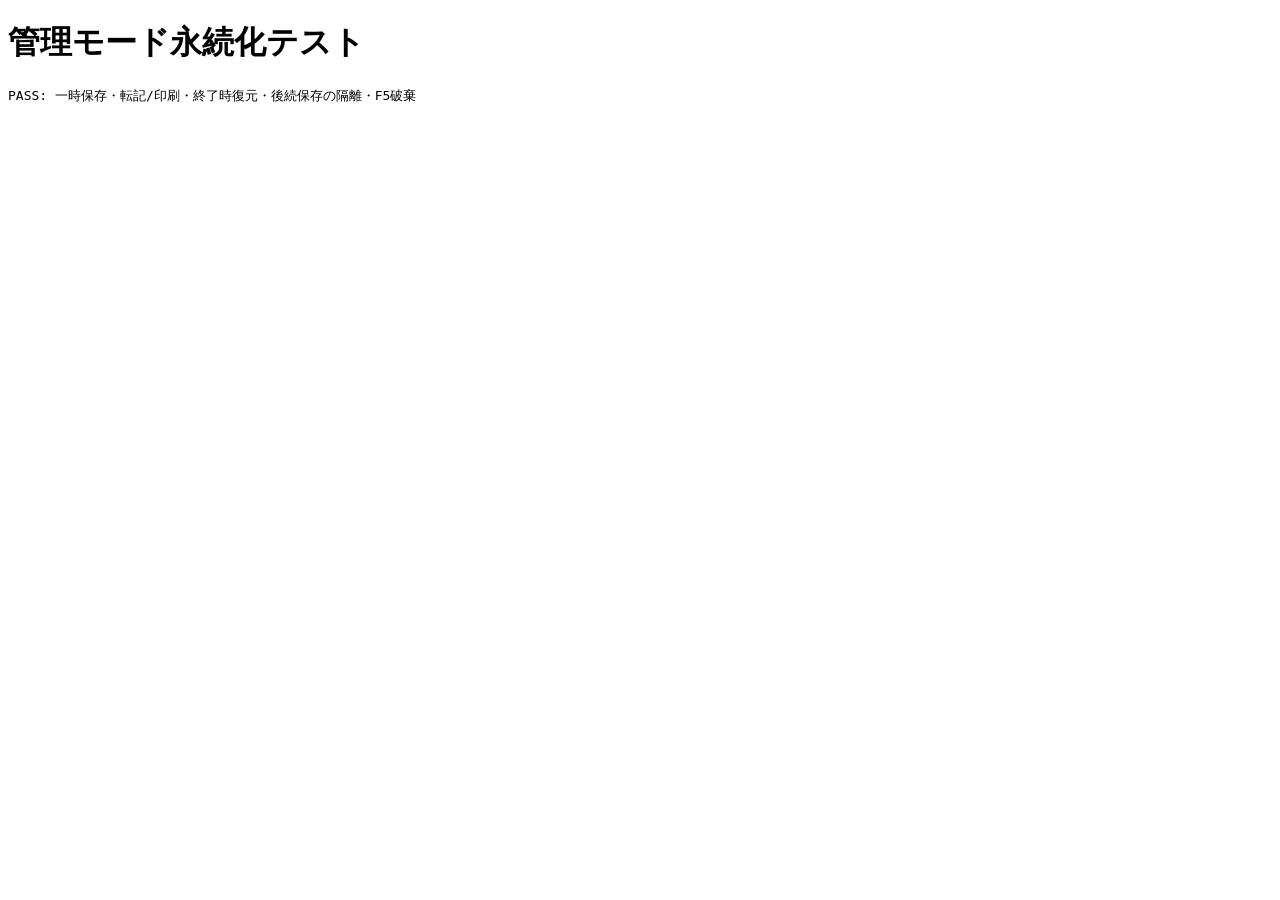
<file: tests/management-mode.html>
<!doctype html>
<html lang="ja">
  <head>
    <meta charset="utf-8" />
    <title>管理モード永続化テスト</title>
  </head>
  <body>
    <h1>管理モード永続化テスト</h1>
    <pre id="result">実行中…</pre>
    <script>
      const result = document.querySelector("#result");
      const keys = {
        answers: "benkyo-tool-prompt01:response-values:v1",
        completed: "benkyo-tool-prompt01:completed-problems:v1",
        history: "benkyo-tool-prompt01:response-history:v1",
        view: "benkyo-tool-prompt01:view-selection:v1",
        reading: "benkyo-tool-prompt01:reading-view-mode:v1",
      };
      const wait = (ms) => new Promise((resolve) => setTimeout(resolve, ms));
      const assert = (condition, label) => {
        if (!condition) throw new Error(label);
      };
      const type = (doc, text) => {
        for (const key of text) doc.body.dispatchEvent(new KeyboardEvent("keydown", { key, bubbles: true }));
      };
      const stored = () => Object.fromEntries(
        Object.values(keys).map((key) => [key, localStorage.getItem(key)]),
      );

      // Seed an existing normal answer and history before the application boots.
      localStorage.setItem(keys.answers, JSON.stringify({ p008: { proportional: "A" } }));
      localStorage.setItem(keys.completed, JSON.stringify({}));
      localStorage.setItem(keys.history, JSON.stringify({
        undoStack: [{ sentinel: "undo" }],
        redoStack: [{ sentinel: "redo" }],
      }));
      localStorage.setItem(keys.view, JSON.stringify({ datasetId: "core-math", pageKey: "all" }));
      localStorage.setItem(keys.reading, JSON.stringify("default"));

      const iframe = document.createElement("iframe");
      iframe.title = "Study Tool test instance";
      iframe.style.cssText = "position:absolute;width:1280px;height:900px;left:-10000px";
      document.body.append(iframe);
      iframe.addEventListener("load", async () => {
        try {
          const win = iframe.contentWindow;
          const doc = iframe.contentDocument;
          for (let i = 0; i < 100 && !doc.querySelector(".problem-card"); i += 1) await wait(100);
          win.matchMedia = () => ({ matches: true });
          Object.defineProperty(win, "innerWidth", { configurable: true, value: 1280 });

          let card = [...doc.querySelectorAll(".problem-card")]
            .find((node) => node.textContent.includes("p008"));
          assert(card && card.querySelectorAll("input[type=text]")[0].value === "A", "既存回答を読み込む");
          const beforeAdmin = stored();
          const baselineAnswers = JSON.parse(beforeAdmin[keys.answers]);

          doc.activeElement.blur();
          type(doc, "manage");
          const password = doc.querySelector("#management-password");
          password.value = "hogepiyo123";
          doc.querySelector("#management-form").dispatchEvent(
            new Event("submit", { bubbles: true, cancelable: true }),
          );
          assert(!doc.querySelector("#management-exit").hidden, "管理モード終了ボタンを表示");
          assert(doc.querySelector("#undo-clear").disabled && doc.querySelector("#redo-clear").disabled, "履歴操作を停止");

          card = [...doc.querySelectorAll(".problem-card")]
            .find((node) => node.textContent.includes("p008"));
          card.querySelector(".problem-completion-input").click();
          card = [...doc.querySelectorAll(".problem-card")]
            .find((node) => node.textContent.includes("p008"));
          assert(JSON.stringify(stored()) === JSON.stringify(beforeAdmin), "管理完了でlocalStorageを変更しない");
          assert(card.querySelectorAll("input[type=text]")[0].value === "ア", "一時正答を画面に表示");
          assert(card.querySelector(".problem-completion-input").checked, "一時完了を画面に反映");

          doc.querySelector("#toggle-transfer-mode").click();
          assert([...doc.querySelectorAll(".transfer-meta")]
            .some((node) => node.textContent.includes("p008")), "転記一覧に一時完了を表示");
          assert(!doc.querySelector("#print-transfer").disabled, "印刷対象として有効");
          doc.querySelector("#toggle-transfer-mode").click();
          doc.querySelector("#management-exit").click();
          assert(JSON.stringify(stored()) === JSON.stringify(beforeAdmin), "終了時もlocalStorageを変更しない");
          card = [...doc.querySelectorAll(".problem-card")]
            .find((node) => node.textContent.includes("p008"));
          assert(card.querySelectorAll("input[type=text]")[0].value === "A", "終了時に開始前回答へ復元");
          assert(!card.querySelector(".problem-completion-input").checked, "終了時に開始前完了へ復元");
          assert(JSON.stringify(JSON.parse(win.localStorage.getItem(keys.history))) === JSON.stringify({
            undoStack: [{ sentinel: "undo" }],
            redoStack: [{ sentinel: "redo" }],
          }), "終了時に開始前履歴へ復元");

          const otherCard = [...doc.querySelectorAll(".problem-card")]
            .find((node) => !node.textContent.includes("p008") && node.querySelector('input[type="text"]'));
          assert(otherCard, "通常回答用の別問題を表示");
          const otherInput = otherCard.querySelector('input[type="text"]');
          otherInput.value = "C";
          otherInput.dispatchEvent(new Event("input", { bubbles: true }));
          let answers = JSON.parse(win.localStorage.getItem(keys.answers));
          assert(JSON.stringify(answers.p008) === JSON.stringify(baselineAnswers.p008)
            && Object.keys(answers).some((key) => key !== "p008"),
            "別問題の通常保存に管理回答を混入しない");

          const beforeReload = stored();
          doc.activeElement.blur();
          type(doc, "manage");
          password.value = "hogepiyo123";
          doc.querySelector("#management-form").dispatchEvent(
            new Event("submit", { bubbles: true, cancelable: true }),
          );
          card = [...doc.querySelectorAll(".problem-card")]
            .find((node) => node.textContent.includes("p008"));
          card.querySelector(".problem-completion-input").click();
          assert(JSON.stringify(stored()) === JSON.stringify(beforeReload), "管理中の変更を再読み込み前も保存しない");

          const reloaded = new Promise((resolve) => iframe.addEventListener("load", resolve, { once: true }));
          win.location.reload();
          await reloaded;
          for (let i = 0; i < 100 && !iframe.contentDocument.querySelector(".problem-card"); i += 1) await wait(100);
          const reloadedDoc = iframe.contentDocument;
          card = [...reloadedDoc.querySelectorAll(".problem-card")]
            .find((node) => node.textContent.includes("p008"));
          answers = JSON.parse(localStorage.getItem(keys.answers));
          assert(JSON.stringify(answers.p008) === JSON.stringify(baselineAnswers.p008)
            && Object.keys(answers).some((key) => key !== "p008"),
            "F5後は最後の通常保存状態を読み込む");
          assert(!JSON.parse(localStorage.getItem(keys.completed))["core-math::6::p008"], "F5で一時完了を破棄");
          assert(!card.querySelector(".problem-completion-input").checked, "F5後に未完了UIへ戻る");
          assert(reloadedDoc.querySelector("#management-exit").hidden, "F5で管理モードを終了");
          result.textContent = "PASS: 一時保存・転記/印刷・終了時復元・後続保存の隔離・F5破棄";
        } catch (error) {
          result.textContent = `FAIL: ${error.stack ?? error}`;
        }
        iframe.remove();
      }, { once: true });
      iframe.src = "../app/index.html";
    </script>
  </body>
</html>
</file>
<file: app/src/styles/page.css>
:root {
  color-scheme: light;
  font-family: system-ui, sans-serif;
  line-height: 1.5;
  color: #172033;
  background: #f4f7fb;
}

* {
  box-sizing: border-box;
}

body {
  margin: 0;
}

.app-shell {
  max-width: 1200px;
  margin: 0 auto;
  padding: 24px;
}

.topbar {
  display: flex;
  justify-content: space-between;
  gap: 24px;
  align-items: end;
  margin-bottom: 24px;
}

.eyebrow,
.meta-line,
.section-line,
.problem-meta,
.response-label,
.answer-label {
  margin: 0;
  color: #55627a;
  font-size: 0.92rem;
}

h1,
h2,
h3,
p {
  margin-top: 0;
}

h1 {
  margin-bottom: 4px;
  font-size: 2rem;
}

.toolbar {
  display: flex;
  flex-wrap: wrap;
  gap: 12px;
  align-items: center;
  justify-content: flex-end;
}

.toolbar-field {
  display: grid;
  gap: 6px;
  min-width: 140px;
}

.toolbar-field-wide {
  min-width: min(320px, 100%);
}

select,
button {
  height: 40px;
  padding: 0 12px;
  border: 1px solid #c7d2e3;
  border-radius: 8px;
  background: #fff;
  color: #172033;
  font: inherit;
}

button {
  cursor: pointer;
}

button:disabled {
  cursor: not-allowed;
  opacity: 0.55;
}

.toolbar-status {
  margin: -8px 0 20px;
  min-height: 1.5em;
  color: #55627a;
  font-size: 0.92rem;
}

.toolbar-status[data-kind="success"] {
  color: #166534;
}

.toolbar-status[data-kind="error"] {
  color: #b42318;
}

.management-dialog-backdrop {
  position: fixed;
  z-index: 1000;
  inset: 0;
  display: grid;
  place-items: center;
  padding: 20px;
  background: rgb(15 23 42 / 55%);
}

.management-dialog-backdrop[hidden] {
  display: none;
}

.management-dialog {
  width: min(100%, 420px);
  padding: 24px;
  border-radius: 16px;
  background: white;
  box-shadow: 0 20px 60px rgb(15 23 42 / 25%);
}

.management-dialog h2 {
  margin-bottom: 16px;
}

.management-dialog form {
  display: grid;
  gap: 10px;
}

.management-dialog input {
  width: 100%;
  min-height: 42px;
  padding: 8px 12px;
  border: 1px solid #aebbd0;
  border-radius: 8px;
  font: inherit;
}

.management-message {
  min-height: 1.5em;
  margin: 0;
  color: #b42318;
}

.management-dialog-actions {
  display: flex;
  justify-content: flex-end;
  gap: 8px;
}

.problem-list {
  display: grid;
  gap: 20px;
}

.page-progress-panel {
  display: none;
}

.page-progress-grid {
  display: grid;
  grid-template-columns: repeat(auto-fit, minmax(160px, 1fr));
  gap: 12px;
}

.page-progress-card {
  padding: 14px 16px;
  border: 1px solid #dbe4f0;
  border-radius: 10px;
  background: #fff;
  box-shadow: 0 8px 24px rgba(23, 32, 51, 0.04);
}

.page-progress-card[data-active="true"] {
  border-color: #8ab4ff;
  background: #eef5ff;
}

.page-progress-title,
.page-progress-counts,
.page-progress-remaining,
.problem-completion-hint {
  margin: 0;
}

.page-progress-title {
  font-size: 0.92rem;
  color: #55627a;
}

.page-progress-counts {
  margin-top: 4px;
  font-weight: 600;
}

.page-progress-remaining {
  margin-top: 2px;
  color: #23406f;
  font-size: 0.92rem;
}

.problem-card {
  background: #fff;
  border: 1px solid #dbe4f0;
  border-radius: 8px;
  padding: 20px;
  box-shadow: 0 8px 24px rgba(23, 32, 51, 0.06);
}

.problem-card-header,
.problem-footer,
.response-grid,
.response-inline {
  display: flex;
  gap: 16px;
  flex-wrap: wrap;
}

.problem-card-header {
  justify-content: space-between;
  align-items: start;
  margin-bottom: 16px;
}

.problem-header-side {
  display: grid;
  gap: 10px;
  justify-items: end;
}

.problem-detail-actions {
  display: flex;
  gap: 8px;
  flex-wrap: wrap;
  justify-content: flex-end;
}

.problem-controls {
  display: flex;
  gap: 16px;
  flex-wrap: wrap;
  justify-content: space-between;
  align-items: start;
  margin-top: 16px;
  padding-top: 16px;
  border-top: 1px solid #e3eaf5;
}

.problem-completion-block {
  display: grid;
  gap: 4px;
  justify-items: end;
  margin-left: auto;
}

.problem-completion-toggle {
  display: inline-flex;
  align-items: center;
  gap: 8px;
  font-weight: 600;
}

.problem-completion-input {
  width: 18px;
  height: 18px;
  margin: 0;
  accent-color: #2f6fed;
}

.problem-completion-hint {
  color: #55627a;
  font-size: 0.86rem;
  text-align: right;
  max-width: 100%;
}

.problem-heading h2 {
  margin-bottom: 0;
}

.problem-prompt-block {
  display: grid;
  gap: 10px;
}

.problem-prompt,
.problem-context {
  margin-bottom: 0;
}

.problem-context {
  padding: 12px 14px;
  border: 1px solid #dbe4f0;
  border-radius: 8px;
  background: #f8fbff;
  white-space: pre-wrap;
}

.problem-context-long {
  max-width: 78ch;
  padding: 18px 22px;
  background: #f4f8ff;
  scroll-margin-top: 20px;
}

.problem-context-label {
  margin: 0 0 12px;
  color: #40516d;
  font-size: 0.9rem;
  font-weight: 700;
}

.problem-context-text {
  line-height: 1.9;
  overflow-wrap: anywhere;
}

.problem-prompt,
.problem-item-text {
  white-space: pre-wrap;
  line-height: 1.75;
  overflow-wrap: anywhere;
}

.problem-context-return {
  width: fit-content;
  height: auto;
  min-height: 36px;
  display: inline-flex;
  align-items: center;
  padding: 0 12px;
  border: 1px solid #b8c8e0;
  border-radius: 7px;
  background: #fff;
  color: #2458ad;
  font-weight: 600;
  text-decoration: none;
}

.problem-context-return:hover {
  background: #edf4ff;
}

.reference-view-controls {
  display: flex;
  align-items: center;
  gap: 10px;
  flex-wrap: wrap;
  margin: 16px 0 12px;
}

.reference-view-label {
  color: #40516d;
  font-weight: 650;
}

.reference-view-buttons {
  display: inline-flex;
  flex-wrap: wrap;
  gap: 6px;
}

.reference-view-button {
  height: 36px;
  border-color: #b8c8e0;
}

.reference-view-button[aria-pressed="true"] {
  border-color: #2458ad;
  background: #eaf1ff;
  color: #173f84;
  font-weight: 700;
}

.reference-layout {
  display: grid;
  grid-template-columns: minmax(0, 1fr);
  gap: 20px;
  align-items: start;
}

.reference-source-pane,
.reference-question-pane {
  min-width: 0;
}

.reference-layout[data-reading-view-mode="default"],
.reference-layout[data-reading-view-mode="modal"] {
  display: block;
}

.reference-layout[data-reading-view-mode="split"] {
  grid-template-columns: minmax(300px, 0.85fr) minmax(0, 1.15fr);
  gap: 24px;
}

.reference-layout[data-reading-view-mode="split"] .reference-source-pane {
  position: sticky;
  top: 16px;
  max-height: calc(100vh - 32px);
  overflow-y: auto;
  overscroll-behavior: contain;
}

.reference-layout[data-reading-view-mode="split"] .math-split-item {
  display: grid;
  grid-template-columns: minmax(150px, 0.7fr) minmax(0, 1.3fr);
  gap: 16px;
  align-items: start;
  padding: 16px 0;
  border-bottom: 1px solid #dbe3ef;
}

.math-item-reference,
.math-item-response {
  min-width: 0;
}

.math-item-reference > :first-child,
.math-item-response > :first-child {
  margin-top: 0;
}

.reference-layout[data-reading-view-mode="modal"] .reference-source-pane {
  display: none;
}

.reference-dialog {
  width: min(900px, calc(100vw - 32px));
  max-width: none;
  max-height: min(90vh, 1000px);
  padding: 0;
  border: 1px solid #cbd5e1;
  border-radius: 14px;
  color: #172033;
  box-shadow: 0 24px 80px rgba(15, 23, 42, 0.28);
}

.reference-dialog::backdrop {
  background: rgba(15, 23, 42, 0.58);
}

.reference-dialog-header {
  position: sticky;
  top: 0;
  z-index: 1;
  display: flex;
  align-items: center;
  justify-content: space-between;
  gap: 16px;
  padding: 14px 20px;
  border-bottom: 1px solid #dbe4f0;
  background: #fff;
}

.reference-dialog-header h2 {
  margin: 0;
  font-size: 1.15rem;
}

.reference-dialog-close {
  flex: 0 0 auto;
}

.reference-dialog-body {
  max-height: calc(90vh - 68px);
  overflow-y: auto;
  padding: 20px;
  overscroll-behavior: contain;
}

.reference-dialog-body .problem-context-long {
  max-width: 100%;
  margin: 0 auto;
}

.problem-dialog {
  width: min(1040px, calc(100vw - 24px));
  max-height: min(92vh, 1100px);
  overflow: hidden;
}

.problem-dialog .reference-dialog-body {
  max-height: calc(92vh - 68px);
}

.problem-modal-open {
  min-height: 34px;
  height: auto;
  margin: 4px 0 8px;
  padding: 4px 10px;
  font-size: 0.9rem;
}

.problem-modal-section-title {
  margin: 0 0 12px;
  font-size: 1.1rem;
}

.problem-modal-item-text {
  margin: 18px 0 10px;
  font-weight: 600;
}

.problem-modal-visuals,
.problem-modal-content .problem-prompt-block,
.problem-modal-content .problem-context {
  max-width: 100%;
  min-width: 0;
}

.problem-modal-visuals .visual-image {
  display: block;
  width: auto;
  max-width: 100%;
  height: auto;
  margin: 0 auto;
}

.reference-material-content {
  min-width: 0;
}

.reference-material-label {
  margin: 0 0 12px;
  color: #40516d;
  font-size: 0.95rem;
  font-weight: 700;
}

.reference-material-visuals {
  margin-top: 14px;
}

.visual-image-figure {
  display: grid;
  justify-items: center;
  gap: 8px;
  min-width: 0;
  margin: 0;
}

.visual-image {
  display: block;
  width: auto;
  max-width: 100%;
  height: auto;
  margin-inline: auto;
}

.visual-image-figure figcaption {
  max-width: 100%;
  color: #55627a;
  font-size: 0.9rem;
  text-align: center;
}

.visual-image-error {
  margin: 0;
  color: #7c2d12;
  overflow-wrap: anywhere;
}

.problem-visuals,
.problem-items {
  display: grid;
  gap: 16px;
  margin-top: 16px;
}

.problem-item {
  padding: 16px;
  border: 1px solid #e3eaf5;
  border-radius: 8px;
}

.response-unit {
  margin-top: 16px;
  padding: 16px;
  border: 1px solid #dbe4f0;
  border-radius: 10px;
  background: #fbfdff;
  transition: background-color 140ms ease, border-color 140ms ease;
}

.response-unit > .response-block {
  margin-top: 0;
  padding: 0;
  border: 0;
  background: transparent;
}

.response-unit.is-checked-correct {
  border-color: #a8d5b3;
  background: #edf8f0;
}

.response-unit.is-checked-incorrect {
  border-color: #e5c36d;
  background: #fff7e6;
}

.response-unit.is-compare-open {
  border-color: #cbd5e1;
}

.response-check-button {
  min-height: 40px;
  margin-top: 12px;
  padding: 0 16px;
  border: 1px solid #2458ad;
  border-radius: 8px;
  background: #2f6fed;
  color: #fff;
  font: inherit;
  font-weight: 650;
}

.response-check-feedback {
  display: grid;
  gap: 12px;
  margin-top: 16px;
  padding-top: 14px;
  border-top: 1px solid #dbe4f0;
}

.response-check-status {
  margin: 0;
  font-size: 1.08rem;
  font-weight: 700;
}

.is-checked-correct .response-check-status {
  color: #166534;
}

.is-checked-incorrect .response-check-status {
  color: #8a5b00;
}

.response-check-value {
  padding: 10px 12px;
  border-radius: 8px;
  background: rgba(255, 255, 255, 0.76);
}

.response-check-value-label,
.response-check-value-text {
  margin: 0;
}

.response-check-value-label {
  margin-bottom: 4px;
  color: #55627a;
  font-size: 0.9rem;
  font-weight: 600;
}

.response-check-value-text {
  white-space: pre-wrap;
  overflow-wrap: anywhere;
}

.answer-reveal {
  margin-top: 16px;
}

.answer-reveal-content > :first-child {
  margin-top: 12px;
}

.visual-panel {
  overflow-x: auto;
  padding: 12px;
  border: 1px solid #e3eaf5;
  border-radius: 8px;
  background: #fbfdff;
}

.problem-table {
  border-collapse: collapse;
  width: 100%;
}

.problem-table th,
.problem-table td {
  border: 1px solid #b8c5d9;
  padding: 8px 10px;
  text-align: center;
}

.response-block,
.answer-block,
.explanation-block {
  margin-top: 16px;
  padding: 14px 16px;
  border-radius: 8px;
  background: #f8fbff;
  border: 1px solid #dbe4f0;
}

.blank-field {
  display: inline-block;
  min-width: 160px;
  height: 1.2em;
  border-bottom: 2px solid #4b5a75;
}

.blank-field.short {
  min-width: 96px;
}

.response-input {
  width: min(100%, 360px);
  min-height: 40px;
  padding: 8px 10px;
  border: 1px solid #b8c5d9;
  border-radius: 8px;
  background: #fff;
  color: #172033;
  font: inherit;
}

.response-input-short {
  width: 120px;
}

textarea.response-input {
  width: 100%;
  min-height: 88px;
  resize: vertical;
}

.response-input:focus,
.choice-input:focus {
  outline: 2px solid #8ab4ff;
  outline-offset: 2px;
}

.secondary-button {
  height: 36px;
  padding: 0 12px;
  border: 1px solid #c7d2e3;
  border-radius: 8px;
  background: #eef4ff;
  color: #23406f;
  font: inherit;
}

.response-cell {
  display: flex;
  align-items: center;
  gap: 8px;
}

.free-text-lines {
  display: grid;
  gap: 12px;
}

pre {
  margin: 8px 0 0;
  white-space: pre-wrap;
  word-break: break-word;
}

.error-message {
  color: #9f1239;
}

@media (max-width: 900px) {
  .reference-layout[data-reading-view-mode="split"] {
    grid-template-columns: minmax(0, 1fr);
  }

  .reference-layout[data-reading-view-mode="split"] .reference-source-pane {
    position: static;
    max-height: none;
    overflow: visible;
  }

  .reference-layout[data-reading-view-mode="split"] .math-split-item {
    grid-template-columns: minmax(0, 1fr);
  }
}

@media (max-width: 760px) {
  .app-shell {
    padding: 16px;
  }

  .topbar {
    align-items: start;
    flex-direction: column;
  }

  .toolbar {
    width: 100%;
    justify-content: start;
  }

  .toolbar-field,
  .toolbar-field-wide {
    min-width: 100%;
  }

  .reference-view-controls {
    align-items: flex-start;
    flex-direction: column;
  }

  .reference-dialog-body {
    max-height: calc(88vh - 68px);
    padding: 14px;
  }
}

.choice-list {
  display: grid;
  gap: 10px;
}

.choice-item {
  display: flex;
  align-items: center;
  gap: 10px;
  cursor: pointer;
}

.choice-input {
  margin: 0;
  width: 18px;
  height: 18px;
  accent-color: #2f6fed;
}

.mode-switch-controls,
.word-order-choices,
.word-order-answer {
  display: flex;
  flex-wrap: wrap;
  gap: 10px;
}

.mode-switch-controls {
  margin-bottom: 12px;
}

.mode-switch-button,
.word-order-token {
  min-height: 42px;
  padding: 8px 14px;
  border: 1px solid #c7d2e3;
  border-radius: 8px;
  background: #fff;
  color: #172033;
  font: inherit;
  cursor: pointer;
}

.mode-switch-button[aria-pressed="true"] {
  border-color: #2f6fed;
  background: #eaf1ff;
  color: #23406f;
  box-shadow: inset 0 0 0 1px #2f6fed;
}

.guided-steps {
  display: grid;
  gap: 12px;
  margin-top: 10px;
  padding: 16px;
  border: 1px solid #d7e0ee;
  border-radius: 12px;
  background: #f8faff;
}

.guided-progress {
  justify-self: end;
  margin: 0;
  color: #59677d;
  font-size: 0.86rem;
  font-variant-numeric: tabular-nums;
}

.guided-current-state {
  margin: 0;
  padding: 14px 12px;
  border-radius: 10px;
  background: #fff;
  color: #172033;
  font-size: clamp(1.25rem, 4vw, 1.8rem);
  font-weight: 700;
  line-height: 1.5;
  overflow-wrap: anywhere;
  text-align: center;
}

.guided-step-prompt {
  margin: 2px 0;
  font-size: 1.05rem;
  font-weight: 650;
}

.guided-choice-list {
  display: grid;
  gap: 8px;
}

.guided-choice,
.guided-submit,
.guided-back,
.guided-restart {
  min-height: 46px;
  padding: 10px 14px;
  border: 1px solid #c7d2e3;
  border-radius: 9px;
  background: #fff;
  color: #172033;
  font: inherit;
  text-align: left;
  cursor: pointer;
}

.guided-choice[aria-pressed="true"] {
  border-color: #2f6fed;
  background: #eaf1ff;
  box-shadow: inset 0 0 0 1px #2f6fed;
}

.guided-choice:focus-visible,
.guided-submit:focus-visible,
.guided-back:focus-visible,
.guided-restart:focus-visible {
  outline: 2px solid #2f6fed;
  outline-offset: 2px;
}

.guided-feedback {
  margin: 0;
  padding: 9px 11px;
  border-radius: 8px;
  background: #fff5df;
  color: #654d21;
}

.guided-feedback[data-kind="success"] {
  background: #eaf7eb;
  color: #285c31;
}

.guided-submit {
  justify-self: start;
  background: #edf3ff;
  font-weight: 650;
}

.guided-submit:disabled {
  cursor: not-allowed;
  opacity: 0.55;
}

.guided-footer {
  display: flex;
  justify-content: space-between;
  gap: 10px;
  border-top: 1px solid #e3e9f2;
  padding-top: 10px;
}

.guided-back:disabled {
  cursor: not-allowed;
  opacity: 0.5;
}

.guided-restart {
  border-color: transparent;
  background: transparent;
  color: #53627a;
}

.guided-finish-summary {
  margin: 8px 0 0;
  color: #53627a;
}

.guided-finish-details {
  padding-top: 6px;
}

.guided-finish-details > summary {
  min-height: 42px;
  padding: 9px 0;
  color: #23406f;
  cursor: pointer;
}

@media (max-width: 760px) {
  .guided-steps {
    gap: 10px;
    padding: 12px;
  }

  .guided-choice,
  .guided-submit,
  .guided-back,
  .guided-restart {
    min-height: 48px;
  }
}

.word-order-label {
  margin: 12px 0 6px;
  color: #55627a;
  font-size: 0.92rem;
}

.word-order-answer {
  min-height: 58px;
  align-items: center;
  padding: 10px;
  border: 1px dashed #9aabc4;
  border-radius: 8px;
  background: #fff;
}

.word-order-token-selected {
  border-color: #8ab4ff;
  background: #eaf1ff;
}

.word-order-token-mismatch {
  border-color: #d4ad62;
  background: #fff5df;
}

.word-order-placeholder {
  color: #7b879b;
}

.word-order-actions {
  margin-top: 8px;
}

.word-order-prefix-feedback {
  display: flex;
  flex-wrap: wrap;
  align-items: center;
  gap: 0.45rem 0.7rem;
  margin-top: 0.65rem;
  color: #56616d;
  font-size: 0.9rem;
}

.word-order-prefix-message[data-kind="hint"] {
  color: #725a30;
}

.word-order-prefix-detail {
  flex-basis: 100%;
  color: #56616d;
}

.word-order-prefix-hint-button {
  min-height: 2.5rem;
}

.mode-switch-button:focus-visible,
.word-order-token:focus-visible {
  outline: 2px solid #8ab4ff;
  outline-offset: 2px;
}

.interaction-mode-controls {
  margin-top: 14px;
  border-bottom: 1px solid #e3e9f2;
  padding-bottom: 10px;
}

.english-interaction {
  position: relative;
  margin-top: 10px;
  padding: 16px;
  border: 1px solid #d9e4d5;
  border-radius: 10px;
  background: #fbfdf9;
}

.interaction-current-state {
  min-height: 1.6em;
  margin: 10px 0 6px;
  font-size: clamp(1.15rem, 3vw, 1.5rem);
  font-weight: 650;
  line-height: 1.5;
  transition: opacity 160ms ease;
}

.interaction-partner-reply {
  display: flex;
  flex-wrap: wrap;
  gap: 4px 8px;
  align-items: baseline;
  margin: 8px 38px 8px 0;
  padding: 9px 12px;
  border-left: 3px solid #cbd8c7;
  border-radius: 0 8px 8px 0;
  background: #f1f4ef;
  color: #3e4b40;
  font-size: 0.98rem;
}

.interaction-partner-reply[hidden] {
  display: none;
}

.interaction-speaker-label {
  color: #657566;
  font-size: 0.78em;
  font-weight: 650;
  white-space: nowrap;
}

.interaction-current-state mark {
  border-radius: 3px;
  background: #fff0b8;
  color: inherit;
}

.interaction-word {
  display: inline-flex;
  align-items: center;
  min-height: 36px;
  margin: 0;
  padding: 0 2px;
  border: 0;
  border-radius: 4px;
  background: transparent;
  color: inherit;
  font: inherit;
  font-weight: inherit;
  line-height: inherit;
  text-decoration: underline dotted #c8d0c2;
  text-underline-offset: 4px;
  cursor: pointer;
  -webkit-tap-highlight-color: transparent;
}

.interaction-word:hover:not(:disabled),
.interaction-word[aria-pressed="true"] {
  background: #eef4ea;
  text-decoration-color: #9aab91;
}

.interaction-word:focus-visible {
  outline: 2px solid #8ab4ff;
  outline-offset: 2px;
}

.interaction-word:disabled {
  cursor: default;
}

.interaction-word.is-changed {
  animation: interaction-repair-change 260ms ease-out;
}

@keyframes interaction-repair-change {
  from { background-color: #f5e6a4; }
  to { background-color: transparent; }
}

.interaction-prompt,
.interaction-status {
  margin: 6px 0 12px;
  color: #536174;
}

.interaction-status[data-kind="valid_but_detour"] {
  color: #705b29;
  font-size: 0.94rem;
}

.interaction-status[data-kind="invalid"] {
  color: #536174;
  font-size: 0.94rem;
}

.interaction-status[data-kind="grammar_invalid"] {
  color: #536174;
  font-size: 0.94rem;
}

.interaction-status[data-kind="conversation_mismatch"] {
  color: #705b29;
  font-size: 0.94rem;
}

.interaction-status[data-kind="hint"] {
  color: #705b29;
  font-size: 0.94rem;
}

.interaction-status[data-kind="prefix"] {
  color: #536b57;
  font-size: 0.94rem;
}

.interaction-more-hint {
  min-height: 42px;
  margin: -4px 0 8px;
}

.interaction-more-hint-text {
  display: block;
  margin-top: 6px;
  color: #705b29;
}

.interaction-status[data-kind="complete"] {
  color: #3e684b;
  font-weight: 700;
}

.interaction-options {
  display: flex;
  flex-wrap: wrap;
  gap: 10px;
}

.interaction-option {
  min-height: 46px;
  padding: 9px 14px;
  border: 1px solid #c7d2e3;
  border-radius: 8px;
  background: #fff;
  color: #172033;
  font: inherit;
  cursor: pointer;
}

.interaction-option:hover:not(:disabled) {
  border-color: #84a78a;
  background: #f1f7ef;
}

.interaction-option:disabled {
  opacity: 0.48;
  cursor: default;
}

.interaction-option:focus-visible,
.interaction-actions button:focus-visible {
  outline: 2px solid #8ab4ff;
  outline-offset: 2px;
}

.interaction-actions {
  display: flex;
  flex-wrap: wrap;
  gap: 8px;
  margin-top: 12px;
}

.interaction-growth {
  position: absolute;
  top: 12px;
  right: 16px;
  width: 32px;
  height: 34px;
}

.interaction-growth-stem {
  position: absolute;
  left: 15px;
  bottom: 1px;
  width: 2px;
  height: var(--growth-stem-height, 11px);
  border-radius: 2px;
  background: #789a73;
  transition: height 200ms ease;
}

.interaction-growth-leaf,
.interaction-growth-bloom {
  position: absolute;
  display: none;
  width: 11px;
  height: 7px;
  border-radius: 9px 2px 9px 2px;
  background: #96b68a;
  transition: transform 200ms ease, opacity 200ms ease;
}

.interaction-growth-leaf {
  left: 5px;
  bottom: 12px;
  transform: rotate(25deg);
}

.interaction-growth-bloom {
  right: 3px;
  bottom: 18px;
  background: #c1d8aa;
  transform: rotate(-25deg);
}

.interaction-growth[data-stage="1"] .interaction-growth-stem,
.interaction-growth[data-stage="2"] .interaction-growth-stem,
.interaction-growth[data-stage="3"] .interaction-growth-stem {
  height: var(--growth-stem-height, 14px);
}

.interaction-growth[data-stage="1"] .interaction-growth-leaf,
.interaction-growth[data-stage="2"] .interaction-growth-leaf,
.interaction-growth[data-stage="3"] .interaction-growth-leaf,
.interaction-growth[data-stage="2"] .interaction-growth-bloom,
.interaction-growth[data-stage="3"] .interaction-growth-bloom {
  display: block;
}

.interaction-explanation {
  margin-top: 12px;
}

@media (prefers-reduced-motion: reduce) {
  .interaction-current-state,
  .interaction-partner-reply,
  .interaction-word,
  .interaction-growth-stem,
  .interaction-growth-leaf,
  .interaction-growth-bloom {
    transition: none;
  }

  .interaction-word.is-changed {
    animation: none;
  }
}

.draw-graph-hint,
.response-unsupported {
  color: #55627a;
}

.answer-visuals-block {
  margin-top: 16px;
  padding: 14px 16px;
  border-radius: 8px;
  background: #fff7ed;
  border: 1px solid #fed7aa;
}

.answer-visuals-block .visual-panel {
  background: #fff;
}

.visual-canvas-stage {
  position: relative;
  width: fit-content;
  max-width: 100%;
}

.visual-canvas-layer {
  display: block;
}

.visual-canvas-stage .visual-canvas-layer {
  position: absolute;
  inset: 0;
}

.visual-canvas-stage .visual-canvas-layer:first-child {
  position: relative;
}

.interactive-visual {
  display: grid;
  gap: 10px;
}

.visual-toolbar {
  display: flex;
  flex-wrap: wrap;
  gap: 8px;
  align-items: center;
}

.visual-status {
  margin: 0;
  color: #55627a;
  font-size: 0.92rem;
}

.visual-mini-button {
  height: 32px;
  padding: 0 10px;
  border: 1px solid #c7d2e3;
  border-radius: 999px;
  background: #fff;
  color: #23406f;
  font: inherit;
}


.problem-items-nested {
  margin-top: 12px;
}

.problem-item[data-depth="1"] {
  background: #fdfefe;
  border-style: dashed;
}

.problem-item[data-depth="2"],
.problem-item[data-depth="3"] {
  background: #f8fbff;
  border-color: #d7e2f0;
}

.factorization-ladder {
  display: grid;
  gap: 10px;
  align-items: start;
}

.factorization-ladder-step {
  display: grid;
  grid-template-columns: minmax(48px, auto) 18px minmax(140px, auto);
  gap: 10px;
  align-items: start;
}

.factorization-ladder-divisor,
.factorization-ladder-dividend,
.factorization-ladder-quotient,
.factorization-ladder-final-right {
  min-height: 40px;
  display: flex;
  align-items: center;
}

.factorization-ladder-divisor {
  justify-content: flex-end;
  font-weight: 600;
}

.factorization-ladder-bracket {
  min-height: 74px;
  border-left: 2px solid #4b5a75;
  border-top: 2px solid #4b5a75;
  border-radius: 6px 0 0 0;
}

.factorization-ladder-right {
  display: grid;
  gap: 8px;
}

.factorization-ladder-dividend {
  padding-left: 4px;
  border-bottom: 2px solid #4b5a75;
  font-weight: 600;
}

.factorization-ladder-quotient {
  padding-left: 16px;
}

.factorization-ladder-note {
  margin: 0;
  color: #55627a;
  font-size: 0.86rem;
}

.factorization-ladder-final {
  display: flex;
  gap: 10px;
  align-items: center;
  margin-top: 8px;
  font-weight: 600;
}

.ladder-blank-placeholder {
  display: inline-block;
  min-width: 96px;
  min-height: 32px;
  border-bottom: 2px solid #4b5a75;
}

.transfer-summary-card {
  padding: 14px 16px;
  border: 1px solid #dbe4f0;
  border-radius: 10px;
  background: #eef5ff;
  box-shadow: 0 8px 24px rgba(23, 32, 51, 0.04);
}

.transfer-list {
  display: grid;
  gap: 16px;
}

.transfer-card {
  padding: 18px 20px;
  border: 1px solid #dbe4f0;
  border-radius: 10px;
  background: #fff;
  box-shadow: 0 8px 24px rgba(23, 32, 51, 0.05);
}

.transfer-card-header {
  display: flex;
  justify-content: space-between;
  gap: 12px;
  flex-wrap: wrap;
  align-items: baseline;
  margin-bottom: 12px;
}

.transfer-card-title,
.transfer-meta,
.transfer-answer-item-label,
.transfer-answer-item-prompt,
.transfer-answer-item-value {
  margin: 0;
}

.transfer-card-title {
  font-size: 1.2rem;
}

.transfer-meta,
.transfer-answer-item-label {
  color: #55627a;
  font-size: 0.92rem;
}

.transfer-answer-block {
  margin-top: 16px;
  padding: 14px 16px;
  border-radius: 8px;
  background: #f8fbff;
  border: 1px solid #dbe4f0;
}

.transfer-answer-list {
  display: grid;
  gap: 12px;
  margin-top: 10px;
}

.transfer-answer-item {
  display: grid;
  gap: 4px;
  padding-bottom: 12px;
  border-bottom: 1px dashed #dbe4f0;
}

.transfer-answer-item:last-child {
  padding-bottom: 0;
  border-bottom: 0;
}

.transfer-answer-item-prompt {
  white-space: pre-wrap;
}

.transfer-answer-item-value {
  margin-top: 4px;
  padding: 10px 12px;
  border-radius: 8px;
  background: #fff;
  border: 1px solid #dbe4f0;
}

@media print {
  body {
    background: #fff;
  }

  .app-shell {
    max-width: none;
    padding: 0;
  }

  .toolbar,
  .toolbar-status,
  .page-progress-panel[data-mode="normal"],
  .reference-view-controls,
  .problem-context-return {
    display: none;
  }

  .reference-layout,
  .reference-layout[data-reading-view-mode="split"] {
    display: block;
  }

  .reference-layout[data-reading-view-mode="split"] .reference-source-pane {
    position: static;
    max-height: none;
    overflow: visible;
  }

  .reference-layout[data-reading-view-mode="modal"] .reference-source-pane {
    display: none;
  }

  .reference-dialog:not(.problem-dialog) {
    display: block;
    position: static;
    width: auto;
    max-width: none;
    max-height: none;
    margin: 16px 0;
    border: 0;
    border-radius: 0;
    box-shadow: none;
  }

  .reference-dialog:not(.problem-dialog)::backdrop,
  .reference-dialog:not(.problem-dialog) .reference-dialog-header {
    display: none;
  }

  .reference-dialog:not(.problem-dialog) .reference-dialog-body {
    max-height: none;
    overflow: visible;
    padding: 0;
  }

  .page-progress-panel {
    margin-bottom: 12px;
  }

  .problem-list,
  .transfer-list {
    gap: 12px;
  }

  .transfer-card,
  .problem-card {
    box-shadow: none;
    break-inside: avoid;
    border-color: #cbd5e1;
  }
}

.transfer-visuals-block {
  display: grid;
  gap: 12px;
  margin-top: 16px;
}

.transfer-visuals-block .visual-panel {
  background: #fbfdff;
}
</file>
<file: tools/benkyo-tool-prompt01/app/src/styles/page.css>
:root {
  color-scheme: light;
  font-family: system-ui, sans-serif;
  line-height: 1.5;
  color: #172033;
  background: #f4f7fb;
}

* {
  box-sizing: border-box;
}

body {
  margin: 0;
}

.app-shell {
  max-width: 1200px;
  margin: 0 auto;
  padding: 24px;
}

.topbar {
  display: flex;
  justify-content: space-between;
  gap: 24px;
  align-items: end;
  margin-bottom: 24px;
}

.eyebrow,
.meta-line,
.section-line,
.problem-meta,
.response-label,
.answer-label {
  margin: 0;
  color: #55627a;
  font-size: 0.92rem;
}

h1,
h2,
h3,
p {
  margin-top: 0;
}

h1 {
  margin-bottom: 4px;
  font-size: 2rem;
}

.toolbar {
  display: flex;
  flex-wrap: wrap;
  gap: 12px;
  align-items: center;
  justify-content: flex-end;
}

.toolbar-field {
  display: grid;
  gap: 6px;
  min-width: 140px;
}

.toolbar-field-wide {
  min-width: min(320px, 100%);
}

select,
button {
  height: 40px;
  padding: 0 12px;
  border: 1px solid #c7d2e3;
  border-radius: 8px;
  background: #fff;
  color: #172033;
  font: inherit;
}

button {
  cursor: pointer;
}

button:disabled {
  cursor: not-allowed;
  opacity: 0.55;
}

.toolbar-status {
  margin: -8px 0 20px;
  min-height: 1.5em;
  color: #55627a;
  font-size: 0.92rem;
}

.toolbar-status[data-kind="success"] {
  color: #166534;
}

.toolbar-status[data-kind="error"] {
  color: #b42318;
}

.problem-list {
  display: grid;
  gap: 20px;
}

.page-progress-panel {
  margin-bottom: 20px;
}

.page-progress-grid {
  display: grid;
  grid-template-columns: repeat(auto-fit, minmax(160px, 1fr));
  gap: 12px;
}

.page-progress-card {
  padding: 14px 16px;
  border: 1px solid #dbe4f0;
  border-radius: 10px;
  background: #fff;
  box-shadow: 0 8px 24px rgba(23, 32, 51, 0.04);
}

.page-progress-card[data-active="true"] {
  border-color: #8ab4ff;
  background: #eef5ff;
}

.page-progress-title,
.page-progress-counts,
.page-progress-remaining,
.problem-completion-hint {
  margin: 0;
}

.page-progress-title {
  font-size: 0.92rem;
  color: #55627a;
}

.page-progress-counts {
  margin-top: 4px;
  font-weight: 600;
}

.page-progress-remaining {
  margin-top: 2px;
  color: #23406f;
  font-size: 0.92rem;
}

.problem-card {
  background: #fff;
  border: 1px solid #dbe4f0;
  border-radius: 8px;
  padding: 20px;
  box-shadow: 0 8px 24px rgba(23, 32, 51, 0.06);
}

.problem-card-header,
.problem-footer,
.response-grid,
.response-inline {
  display: flex;
  gap: 16px;
  flex-wrap: wrap;
}

.problem-card-header {
  justify-content: space-between;
  align-items: start;
  margin-bottom: 16px;
}

.problem-header-side {
  display: grid;
  gap: 10px;
  justify-items: end;
}

.problem-detail-actions {
  display: flex;
  gap: 8px;
  flex-wrap: wrap;
  justify-content: flex-end;
}

.problem-completion-block {
  display: grid;
  gap: 4px;
  justify-items: end;
  margin-top: 16px;
  padding-top: 16px;
  border-top: 1px solid #e3eaf5;
}

.problem-completion-toggle {
  display: inline-flex;
  align-items: center;
  gap: 8px;
  font-weight: 600;
}

.problem-completion-input {
  width: 18px;
  height: 18px;
  margin: 0;
  accent-color: #2f6fed;
}

.problem-completion-hint {
  color: #55627a;
  font-size: 0.86rem;
  text-align: right;
  max-width: 100%;
}

.problem-heading h2 {
  margin-bottom: 0;
}

.problem-prompt-block {
  display: grid;
  gap: 10px;
}

.problem-prompt,
.problem-context {
  margin-bottom: 0;
}

.problem-context {
  padding: 12px 14px;
  border: 1px solid #dbe4f0;
  border-radius: 8px;
  background: #f8fbff;
  white-space: pre-wrap;
}

.problem-visuals,
.problem-items {
  display: grid;
  gap: 16px;
  margin-top: 16px;
}

.problem-item {
  padding: 16px;
  border: 1px solid #e3eaf5;
  border-radius: 8px;
}

.visual-panel {
  overflow-x: auto;
  padding: 12px;
  border: 1px solid #e3eaf5;
  border-radius: 8px;
  background: #fbfdff;
}

.problem-table {
  border-collapse: collapse;
  width: 100%;
}

.problem-table th,
.problem-table td {
  border: 1px solid #b8c5d9;
  padding: 8px 10px;
  text-align: center;
}

.response-block,
.answer-block,
.explanation-block {
  margin-top: 16px;
  padding: 14px 16px;
  border-radius: 8px;
  background: #f8fbff;
  border: 1px solid #dbe4f0;
}

.blank-field {
  display: inline-block;
  min-width: 160px;
  height: 1.2em;
  border-bottom: 2px solid #4b5a75;
}

.blank-field.short {
  min-width: 96px;
}

.response-input {
  width: min(100%, 360px);
  min-height: 40px;
  padding: 8px 10px;
  border: 1px solid #b8c5d9;
  border-radius: 8px;
  background: #fff;
  color: #172033;
  font: inherit;
}

.response-input-short {
  width: 120px;
}

textarea.response-input {
  width: 100%;
  min-height: 88px;
  resize: vertical;
}

.response-input:focus,
.choice-input:focus {
  outline: 2px solid #8ab4ff;
  outline-offset: 2px;
}

.secondary-button {
  height: 36px;
  padding: 0 12px;
  border: 1px solid #c7d2e3;
  border-radius: 8px;
  background: #eef4ff;
  color: #23406f;
  font: inherit;
}

.response-cell {
  display: flex;
  align-items: center;
  gap: 8px;
}

.free-text-lines {
  display: grid;
  gap: 12px;
}

pre {
  margin: 8px 0 0;
  white-space: pre-wrap;
  word-break: break-word;
}

.error-message {
  color: #9f1239;
}

@media (max-width: 760px) {
  .app-shell {
    padding: 16px;
  }

  .topbar {
    align-items: start;
    flex-direction: column;
  }

  .toolbar {
    width: 100%;
    justify-content: start;
  }

  .toolbar-field,
  .toolbar-field-wide {
    min-width: 100%;
  }
}

.choice-list {
  display: grid;
  gap: 10px;
}

.choice-item {
  display: flex;
  align-items: center;
  gap: 10px;
  cursor: pointer;
}

.choice-input {
  margin: 0;
  width: 18px;
  height: 18px;
  accent-color: #2f6fed;
}

.draw-graph-hint,
.response-unsupported {
  color: #55627a;
}

.answer-visuals-block {
  margin-top: 16px;
  padding: 14px 16px;
  border-radius: 8px;
  background: #fff7ed;
  border: 1px solid #fed7aa;
}

.answer-visuals-block .visual-panel {
  background: #fff;
}

.visual-canvas-stage {
  position: relative;
  width: fit-content;
  max-width: 100%;
}

.visual-canvas-layer {
  display: block;
}

.visual-canvas-stage .visual-canvas-layer {
  position: absolute;
  inset: 0;
}

.visual-canvas-stage .visual-canvas-layer:first-child {
  position: relative;
}

.interactive-visual {
  display: grid;
  gap: 10px;
}

.visual-toolbar {
  display: flex;
  flex-wrap: wrap;
  gap: 8px;
  align-items: center;
}

.visual-status {
  margin: 0;
  color: #55627a;
  font-size: 0.92rem;
}

.visual-mini-button {
  height: 32px;
  padding: 0 10px;
  border: 1px solid #c7d2e3;
  border-radius: 999px;
  background: #fff;
  color: #23406f;
  font: inherit;
}


.problem-items-nested {
  margin-top: 12px;
}

.problem-item[data-depth="1"] {
  background: #fdfefe;
  border-style: dashed;
}

.problem-item[data-depth="2"],
.problem-item[data-depth="3"] {
  background: #f8fbff;
  border-color: #d7e2f0;
}

.factorization-ladder {
  display: grid;
  gap: 10px;
  align-items: start;
}

.factorization-ladder-step {
  display: grid;
  grid-template-columns: minmax(48px, auto) 18px minmax(140px, auto);
  gap: 10px;
  align-items: start;
}

.factorization-ladder-divisor,
.factorization-ladder-dividend,
.factorization-ladder-quotient,
.factorization-ladder-final-right {
  min-height: 40px;
  display: flex;
  align-items: center;
}

.factorization-ladder-divisor {
  justify-content: flex-end;
  font-weight: 600;
}

.factorization-ladder-bracket {
  min-height: 74px;
  border-left: 2px solid #4b5a75;
  border-top: 2px solid #4b5a75;
  border-radius: 6px 0 0 0;
}

.factorization-ladder-right {
  display: grid;
  gap: 8px;
}

.factorization-ladder-dividend {
  padding-left: 4px;
  border-bottom: 2px solid #4b5a75;
  font-weight: 600;
}

.factorization-ladder-quotient {
  padding-left: 16px;
}

.factorization-ladder-note {
  margin: 0;
  color: #55627a;
  font-size: 0.86rem;
}

.factorization-ladder-final {
  display: flex;
  gap: 10px;
  align-items: center;
  margin-top: 8px;
  font-weight: 600;
}

.ladder-blank-placeholder {
  display: inline-block;
  min-width: 96px;
  min-height: 32px;
  border-bottom: 2px solid #4b5a75;
}
</file>
